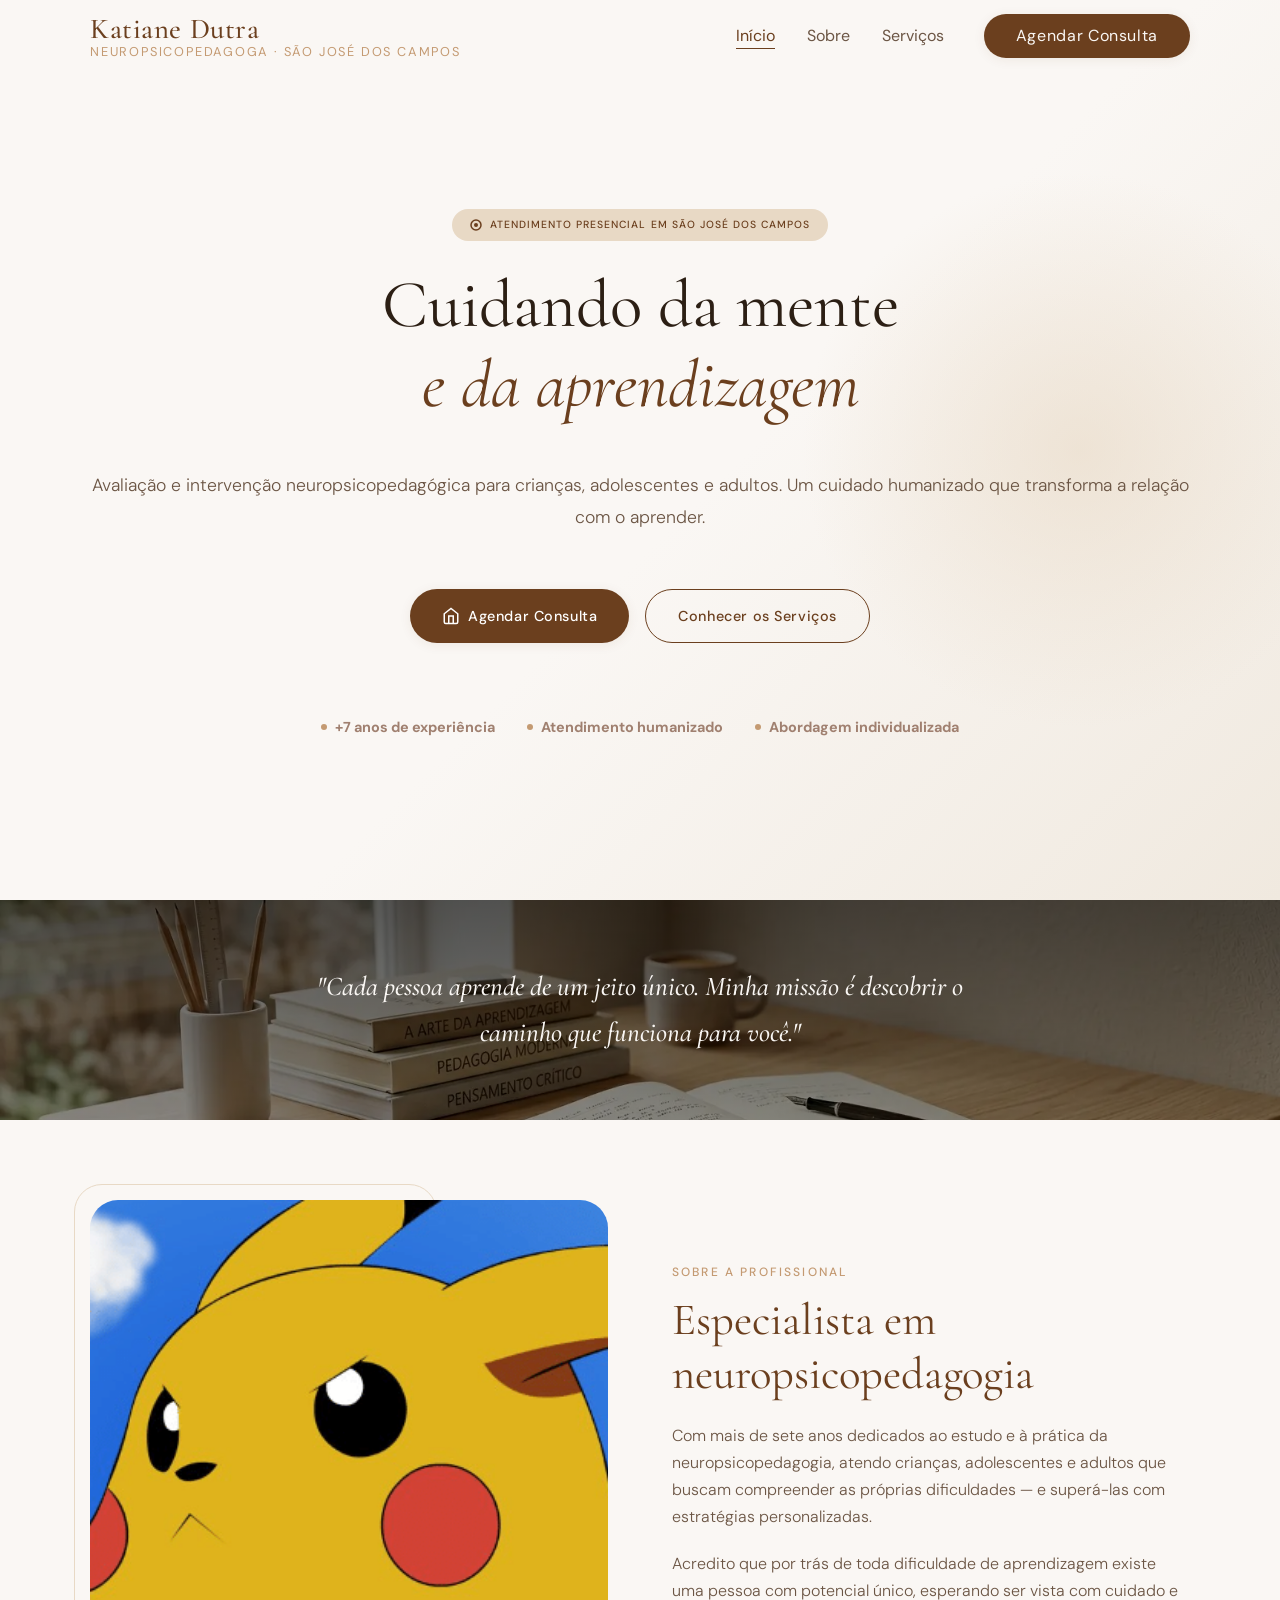
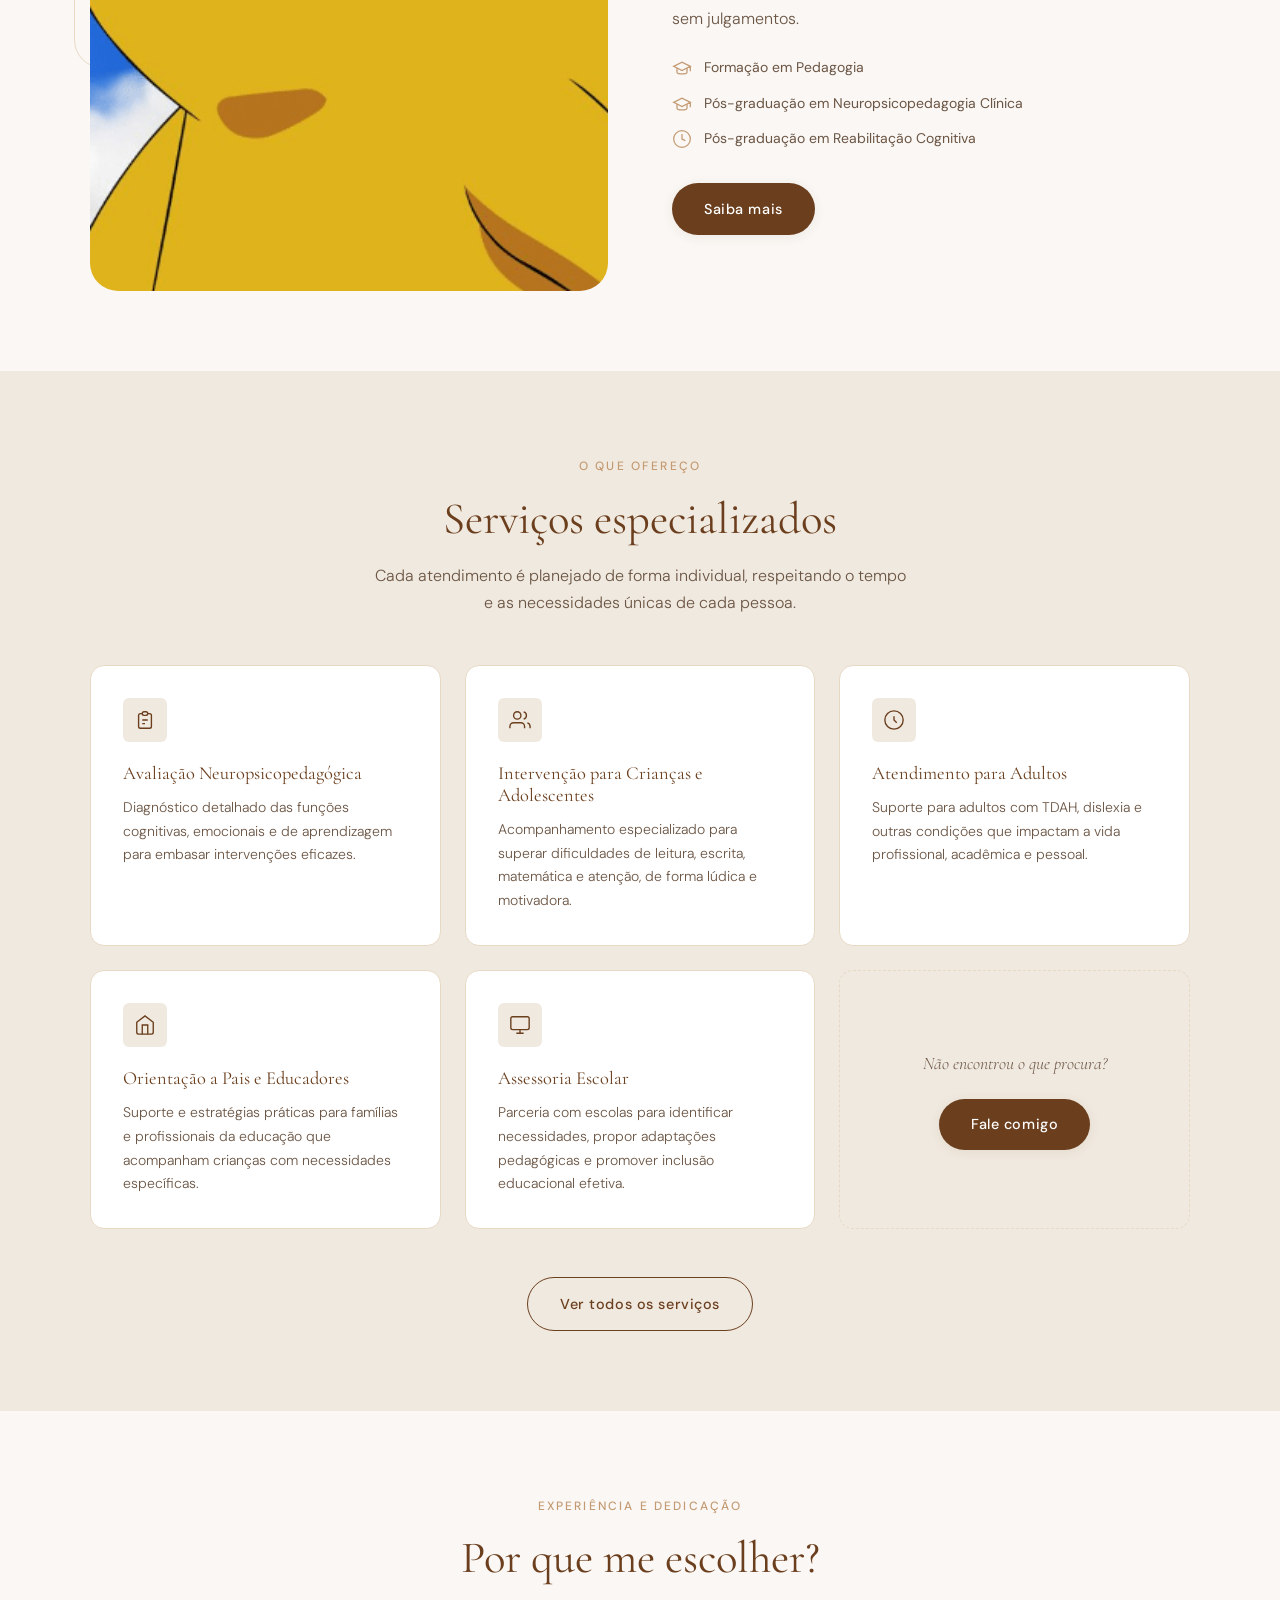
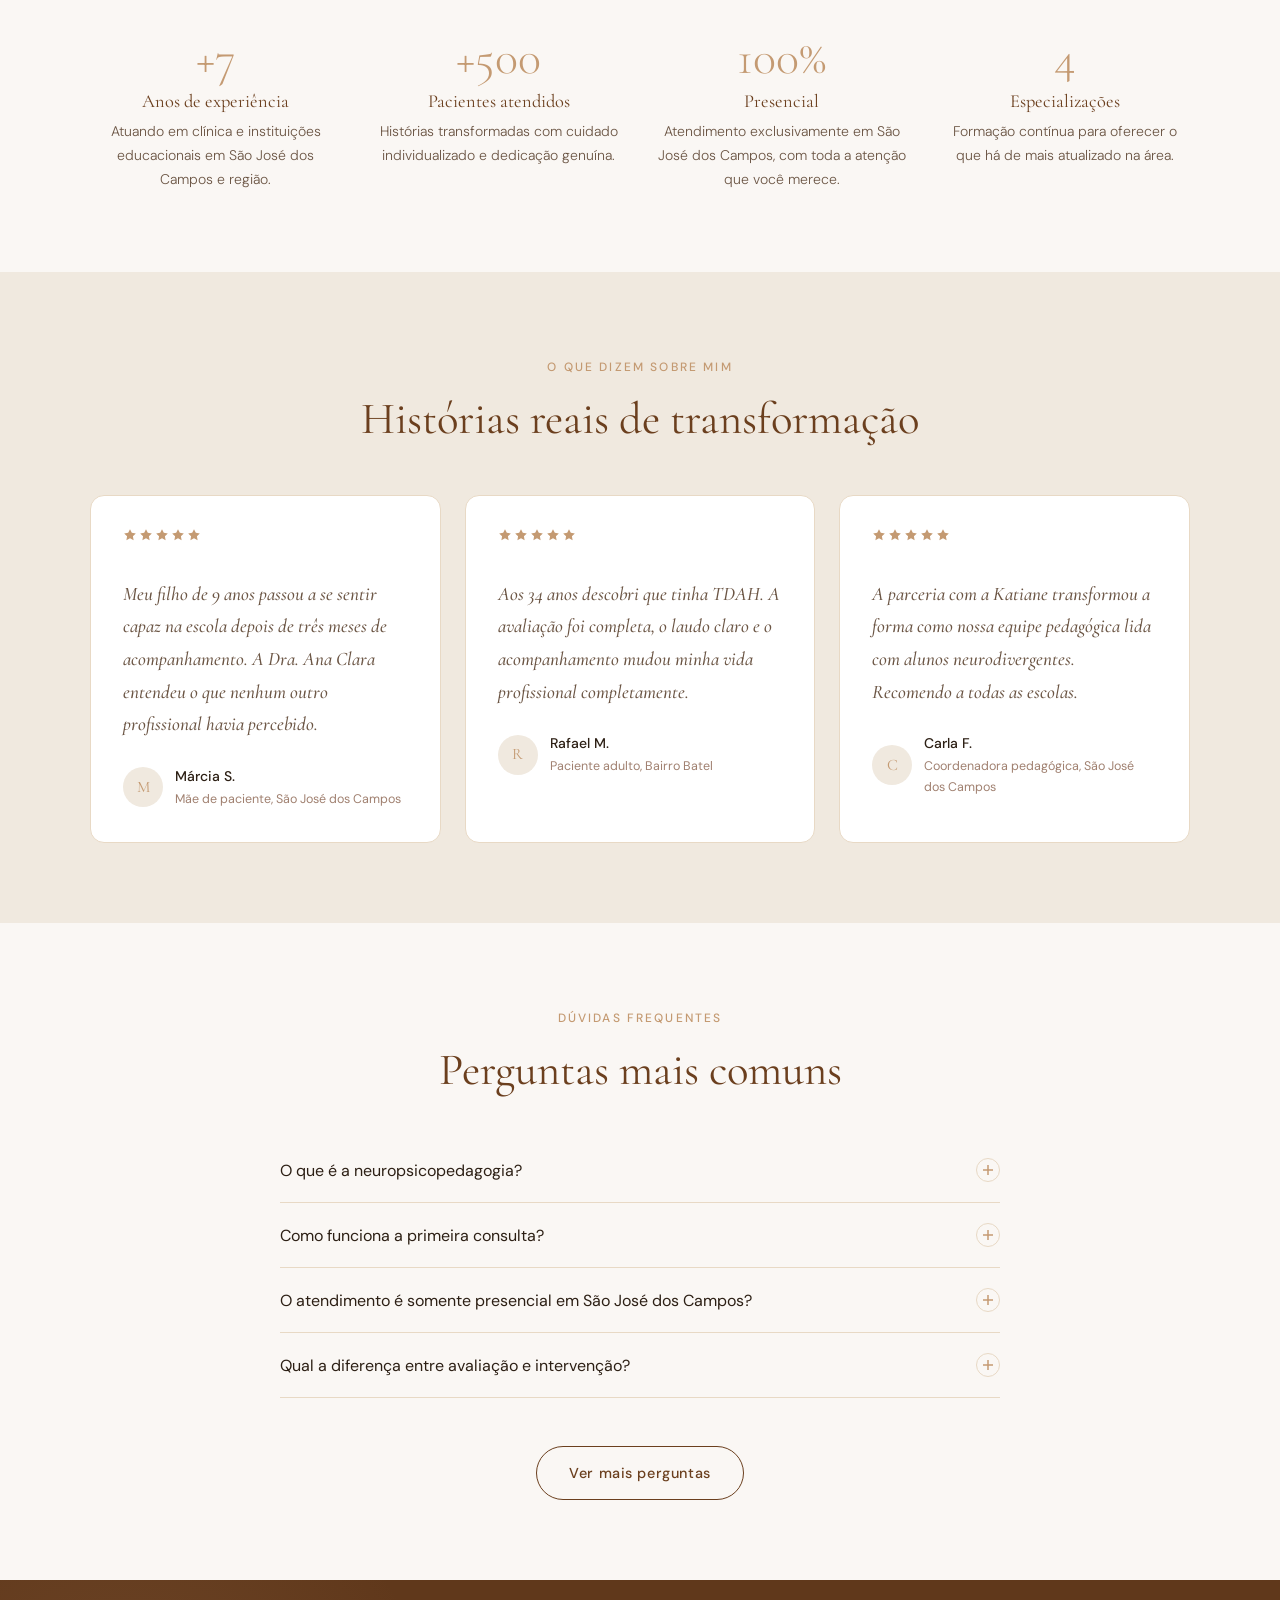
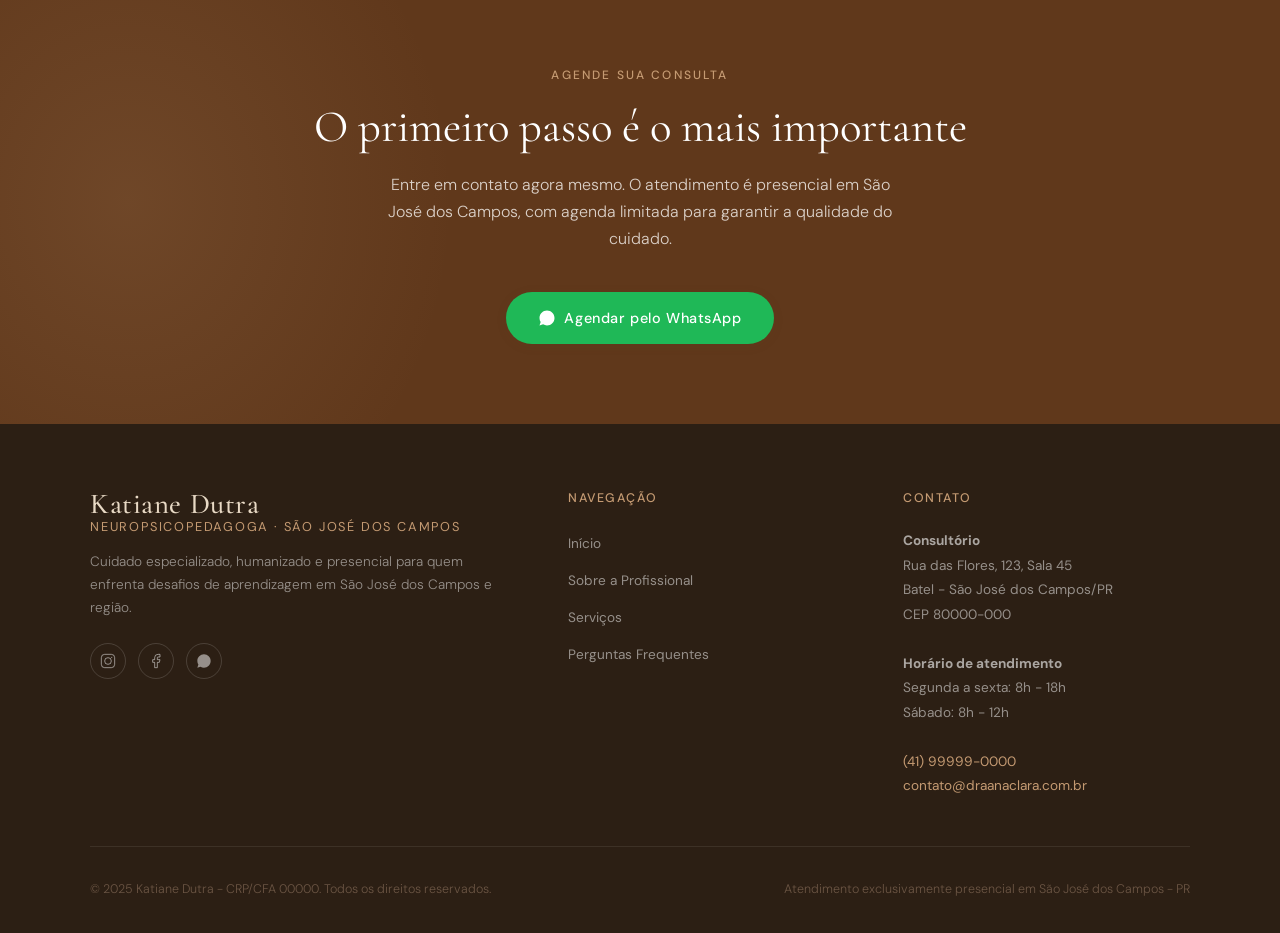
<file: index.html>
<!doctype html>
<html lang="pt-BR">
  <head>
    <meta charset="UTF-8" />
    <meta name="viewport" content="width=device-width, initial-scale=1.0" />

    <!-- SEO -->
    <title>
      Katiane Dutra | Neuropsicopedagoga em São José dos Campos - Atendimento
      Presencial
    </title>
    <meta
      name="description"
      content="Neuropsicopedagoga em São José dos Campos especializada em avaliação e intervenção para crianças, adolescentes e adultos com dificuldades de aprendizagem, TDAH e TEA. Atendimento presencial e humanizado."
    />
    <meta
      name="keywords"
      content="neuropsicopedagoga São José dos Campos, dificuldades de aprendizagem São José dos Campos, TDAH, TEA, avaliação neuropsicopedagógica, atendimento presencial São José dos Campos"
    />
    <meta name="robots" content="index, follow" />
    <link rel="canonical" href="https://www.draanaclara.com.br/index.html" />

    <!-- Open Graph -->
    <meta
      property="og:title"
      content="Katiane Dutra | Neuropsicopedagoga em São José dos Campos"
    />
    <meta
      property="og:description"
      content="Cuidado especializado para crianças, adolescentes e adultos com dificuldades de aprendizagem. Atendimento presencial em São José dos Campos."
    />
    <meta property="og:type" content="website" />
    <meta property="og:url" content="https://www.draanaclara.com.br/" />

    <!-- Schema Markup -->
    <script type="application/ld+json">
      {
        "@context": "https://schema.org",
        "@type": "ProfessionalService",
        "name": "Katiane Dutra - Neuropsicopedagoga",
        "description": "Atendimento neuropsicopedagógico presencial em São José dos Campos para crianças, adolescentes e adultos.",
        "url": "https://www.draanaclara.com.br",
        "telephone": "+55-41-99999-0000",
        "email": "contato@draanaclara.com.br",
        "address": {
          "@type": "PostalAddress",
          "streetAddress": "Rua das Flores, 123, Sala 45",
          "addressLocality": "São José dos Campos",
          "addressRegion": "PR",
          "postalCode": "80000-000",
          "addressCountry": "BR"
        },
        "geo": {
          "@type": "GeoCoordinates",
          "latitude": -25.4284,
          "longitude": -49.2733
        },
        "openingHours": "Mo-Fr 08:00-18:00",
        "priceRange": "$$",
        "areaServed": {
          "@type": "City",
          "name": "São José dos Campos"
        }
      }
    </script>

    <link rel="stylesheet" href="style.css" />
  </head>
  <body>
    <!-- ── HEADER ─────────────────────────────────────────── -->
    <header class="header" role="banner">
      <div class="container">
        <div class="header-inner">
          <a href="index.html" class="logo" aria-label="Ir para página inicial">
            <span class="logo-name">Katiane Dutra</span>
            <span class="logo-title"
              >Neuropsicopedagoga · São José dos Campos</span
            >
          </a>

          <nav aria-label="Navegação principal">
            <button
              class="menu-toggle"
              aria-expanded="false"
              aria-controls="nav-menu"
              aria-label="Abrir menu de navegação"
            >
              <span aria-hidden="true"></span>
              <span aria-hidden="true"></span>
              <span aria-hidden="true"></span>
            </button>

            <ul class="nav-links" id="nav-menu" role="list">
              <li><a href="index.html">Início</a></li>
              <li><a href="sobre.html">Sobre</a></li>
              <li><a href="servicos.html">Serviços</a></li>
              <a
                href="https://wa.me/5541999990000?text=Olá,%20gostaria%20de%20agendar%20uma%20consulta"
                class="btn-nav btn-primary nav-cta"
                target="_blank"
                rel="noopener noreferrer"
                aria-label="Agendar consulta via WhatsApp (abre nova aba)"
              >
                Agendar Consulta
              </a>
            </ul>
          </nav>
        </div>
      </div>
    </header>

    <!-- ── MAIN ───────────────────────────────────────────── -->
    <main id="conteudo-principal">
      <!-- Hero -->
      <section class="hero" aria-labelledby="hero-titulo">
        <div class="hero-bg" aria-hidden="true"></div>
        <div class="hero-ornament" aria-hidden="true"></div>

        <div class="container">
          <div class="hero-content">
            <div class="hero-label" aria-hidden="true">
              <svg
                width="12"
                height="12"
                viewBox="0 0 12 12"
                fill="none"
                aria-hidden="true"
              >
                <circle
                  cx="6"
                  cy="6"
                  r="5"
                  stroke="currentColor"
                  stroke-width="1.5"
                />
                <circle cx="6" cy="6" r="2" fill="currentColor" />
              </svg>
              Atendimento Presencial em São José dos Campos
            </div>

            <h1 id="hero-titulo">
              Cuidando da mente<br />
              <em>e da aprendizagem</em>
            </h1>

            <p class="hero-desc">
              Avaliação e intervenção neuropsicopedagógica para crianças,
              adolescentes e adultos. Um cuidado humanizado que transforma a
              relação com o aprender.
            </p>

            <div class="hero-actions">
              <a
                href="https://wa.me/5541999990000?text=Ol%C3%A1%2C%20gostaria%20de%20agendar%20uma%20consulta"
                class="btn btn-primary"
                target="_blank"
                rel="noopener noreferrer"
                aria-label="Agendar consulta via WhatsApp"
              >
                <svg
                  viewBox="0 0 24 24"
                  fill="none"
                  stroke="currentColor"
                  stroke-width="2"
                  aria-hidden="true"
                >
                  <path d="M3 9l9-7 9 7v11a2 2 0 01-2 2H5a2 2 0 01-2-2z" />
                  <polyline points="9,22 9,12 15,12 15,22" />
                </svg>
                Agendar Consulta
              </a>
              <a href="servicos.html" class="btn btn-outline">
                Conhecer os Serviços
              </a>
            </div>

            <div class="hero-trust" role="list" aria-label="Diferenciais">
              <div class="trust-item" role="listitem">
                <span class="trust-dot" aria-hidden="true"></span>
                <span>+7 anos de experiência</span>
              </div>
              <div class="trust-item" role="listitem">
                <span class="trust-dot" aria-hidden="true"></span>
                <span>Atendimento humanizado</span>
              </div>
              <div class="trust-item" role="listitem">
                <span class="trust-dot" aria-hidden="true"></span>
                <span>Abordagem individualizada</span>
              </div>
            </div>
          </div>
        </div>
      </section>

      <!-- Intro strip -->
      <div class="intro-strip" aria-label="Mensagem de boas-vindas">
        <div class="container">
          <div class="intro-strip-inner">
            <p>
              "Cada pessoa aprende de um jeito único. Minha missão é descobrir o
              caminho que funciona para você."
            </p>
          </div>
        </div>
      </div>

      <!-- Sobre (resumo) -->
      <section class="section" aria-labelledby="sobre-titulo-home">
        <div class="container">
          <div class="about-home">
            <div class="about-home-img reveal">
              <div
                class="img-placeholder"
                role="img"
                aria-label="Foto da Katiane Dutra"
              >
                <img
                  src="images/katiane-dutra.webp"
                  alt="Foto profissional da Katiane Dutra"
                />
              </div>
            </div>

            <div class="about-home-text">
              <span class="section-label reveal">Sobre a profissional</span>
              <h2 id="sobre-titulo-home" class="reveal">
                Especialista em neuropsicopedagogia
              </h2>
              <p class="reveal">
                Com mais de sete anos dedicados ao estudo e à prática da
                neuropsicopedagogia, atendo crianças, adolescentes e adultos que
                buscam compreender as próprias dificuldades — e superá-las com
                estratégias personalizadas.
              </p>
              <p class="reveal">
                Acredito que por trás de toda dificuldade de aprendizagem existe
                uma pessoa com potencial único, esperando ser vista com cuidado
                e sem julgamentos.
              </p>

              <div class="credentials reveal" aria-label="Formação acadêmica">
                <div class="credential-item">
                  <svg
                    class="credential-icon"
                    viewBox="0 0 24 24"
                    fill="none"
                    stroke="currentColor"
                    stroke-width="1.5"
                    aria-hidden="true"
                  >
                    <path d="M22 10v6M2 10l10-5 10 5-10 5z" />
                    <path d="M6 12v5c0 1.1 2.7 2 6 2s6-.9 6-2v-5" />
                  </svg>
                  <span>Formação em Pedagogia</span>
                </div>
                <div class="credential-item">
                  <svg
                    class="credential-icon"
                    viewBox="0 0 24 24"
                    fill="none"
                    stroke="currentColor"
                    stroke-width="1.5"
                    aria-hidden="true"
                  >
                    <path d="M22 10v6M2 10l10-5 10 5-10 5z" />
                    <path d="M6 12v5c0 1.1 2.7 2 6 2s6-.9 6-2v-5" />
                  </svg>
                  <span>Pós-graduação em Neuropsicopedagogia Clínica</span>
                </div>
                <div class="credential-item">
                  <svg
                    class="credential-icon"
                    viewBox="0 0 24 24"
                    fill="none"
                    stroke="currentColor"
                    stroke-width="1.5"
                    aria-hidden="true"
                  >
                    <circle cx="12" cy="12" r="10" />
                    <polyline points="12 6 12 12 16 14" />
                  </svg>
                  <span>Pós-graduação em Reabilitação Cognitiva</span>
                </div>
              </div>

              <a
                href="sobre.html"
                class="btn btn-primary reveal"
                aria-label="Saber mais sobre a profissional"
              >
                Saiba mais
              </a>
            </div>
          </div>
        </div>
      </section>

      <!-- Serviços -->
      <section
        class="section diferenciais"
        aria-labelledby="servicos-titulo-home"
      >
        <div class="container">
          <div class="text-center">
            <span class="section-label reveal">O que ofereço</span>
            <h2 id="servicos-titulo-home" class="reveal">
              Serviços especializados
            </h2>
            <p class="reveal" style="max-width: 540px; margin: 1rem auto 0">
              Cada atendimento é planejado de forma individual, respeitando o
              tempo e as necessidades únicas de cada pessoa.
            </p>
          </div>

          <div class="services-grid">
            <article class="service-card reveal">
              <div class="service-icon" aria-hidden="true">
                <svg
                  viewBox="0 0 24 24"
                  fill="none"
                  stroke="currentColor"
                  stroke-width="1.5"
                >
                  <path
                    d="M9 5H7a2 2 0 00-2 2v12a2 2 0 002 2h10a2 2 0 002-2V7a2 2 0 00-2-2h-2"
                  />
                  <rect x="9" y="3" width="6" height="4" rx="2" />
                  <line x1="9" y1="12" x2="15" y2="12" />
                  <line x1="9" y1="16" x2="12" y2="16" />
                </svg>
              </div>
              <h3>Avaliação Neuropsicopedagógica</h3>
              <p>
                Diagnóstico detalhado das funções cognitivas, emocionais e de
                aprendizagem para embasar intervenções eficazes.
              </p>
            </article>

            <article class="service-card reveal">
              <div class="service-icon" aria-hidden="true">
                <svg
                  viewBox="0 0 24 24"
                  fill="none"
                  stroke="currentColor"
                  stroke-width="1.5"
                >
                  <path d="M17 21v-2a4 4 0 00-4-4H5a4 4 0 00-4 4v2" />
                  <circle cx="9" cy="7" r="4" />
                  <path d="M23 21v-2a4 4 0 00-3-3.87" />
                  <path d="M16 3.13a4 4 0 010 7.75" />
                </svg>
              </div>
              <h3>Intervenção para Crianças e Adolescentes</h3>
              <p>
                Acompanhamento especializado para superar dificuldades de
                leitura, escrita, matemática e atenção, de forma lúdica e
                motivadora.
              </p>
            </article>

            <article class="service-card reveal">
              <div class="service-icon" aria-hidden="true">
                <svg
                  viewBox="0 0 24 24"
                  fill="none"
                  stroke="currentColor"
                  stroke-width="1.5"
                >
                  <circle cx="12" cy="12" r="10" />
                  <path d="M12 8v4l3 3" />
                </svg>
              </div>
              <h3>Atendimento para Adultos</h3>
              <p>
                Suporte para adultos com TDAH, dislexia e outras condições que
                impactam a vida profissional, acadêmica e pessoal.
              </p>
            </article>

            <article class="service-card reveal">
              <div class="service-icon" aria-hidden="true">
                <svg
                  viewBox="0 0 24 24"
                  fill="none"
                  stroke="currentColor"
                  stroke-width="1.5"
                >
                  <path d="M3 9l9-7 9 7v11a2 2 0 01-2 2H5a2 2 0 01-2-2z" />
                  <polyline points="9,22 9,12 15,12 15,22" />
                </svg>
              </div>
              <h3>Orientação a Pais e Educadores</h3>
              <p>
                Suporte e estratégias práticas para famílias e profissionais da
                educação que acompanham crianças com necessidades específicas.
              </p>
            </article>

            <article class="service-card reveal">
              <div class="service-icon" aria-hidden="true">
                <svg
                  viewBox="0 0 24 24"
                  fill="none"
                  stroke="currentColor"
                  stroke-width="1.5"
                >
                  <rect x="2" y="3" width="20" height="14" rx="2" />
                  <line x1="8" y1="21" x2="16" y2="21" />
                  <line x1="12" y1="17" x2="12" y2="21" />
                </svg>
              </div>
              <h3>Assessoria Escolar</h3>
              <p>
                Parceria com escolas para identificar necessidades, propor
                adaptações pedagógicas e promover inclusão educacional efetiva.
              </p>
            </article>

            <article
              class="service-card reveal"
              style="
                display: flex;
                flex-direction: column;
                justify-content: center;
                align-items: center;
                text-align: center;
                background: var(--bg-warm);
                border-style: dashed;
              "
            >
              <p
                style="
                  font-family: var(--font-display);
                  font-size: 1.1rem;
                  font-style: italic;
                  margin-bottom: 1.25rem;
                "
              >
                Não encontrou o que procura?
              </p>
              <a
                href="https://wa.me/5541999990000"
                class="btn btn-primary"
                target="_blank"
                rel="noopener noreferrer"
              >
                Fale comigo
              </a>
            </article>
          </div>

          <div class="text-center mt-3 reveal">
            <a href="servicos.html" class="btn btn-outline"
              >Ver todos os serviços</a
            >
          </div>
        </div>
      </section>

      <!-- Diferenciais numéricos -->
      <section class="section" aria-labelledby="numeros-titulo">
        <div class="container">
          <div class="text-center">
            <span class="section-label reveal">Experiência e dedicação</span>
            <h2 id="numeros-titulo" class="reveal">Por que me escolher?</h2>
          </div>

          <div class="diferenciais-grid">
            <div class="diferencial-item reveal">
              <div class="diferencial-num" aria-label="Mais de sete anos">
                +7
              </div>
              <h4>Anos de experiência</h4>
              <p>
                Atuando em clínica e instituições educacionais em São José dos
                Campos e região.
              </p>
            </div>
            <div class="diferencial-item reveal">
              <div class="diferencial-num" aria-label="Mais de quinhentos">
                +500
              </div>
              <h4>Pacientes atendidos</h4>
              <p>
                Histórias transformadas com cuidado individualizado e dedicação
                genuína.
              </p>
            </div>
            <div class="diferencial-item reveal">
              <div class="diferencial-num" aria-label="Cem por cento">100%</div>
              <h4>Presencial</h4>
              <p>
                Atendimento exclusivamente em São José dos Campos, com toda a
                atenção que você merece.
              </p>
            </div>
            <div class="diferencial-item reveal">
              <div class="diferencial-num" aria-label="Quatro especializações">
                4
              </div>
              <h4>Especializações</h4>
              <p>
                Formação contínua para oferecer o que há de mais atualizado na
                área.
              </p>
            </div>
          </div>
        </div>
      </section>

      <!-- Depoimentos -->
      <section
        class="section"
        style="background: var(--bg-warm)"
        aria-labelledby="depoimentos-titulo"
      >
        <div class="container">
          <div class="text-center">
            <span class="section-label reveal">O que dizem sobre mim</span>
            <h2 id="depoimentos-titulo" class="reveal">
              Histórias reais de transformação
            </h2>
          </div>

          <div class="testimonials-grid">
            <article
              class="testimonial-card reveal"
              aria-label="Depoimento de mãe de paciente"
            >
              <div class="stars" aria-label="5 estrelas" role="img">
                <svg
                  width="14"
                  height="14"
                  viewBox="0 0 24 24"
                  fill="currentColor"
                  aria-hidden="true"
                >
                  <path
                    d="M12 2l3.09 6.26L22 9.27l-5 4.87 1.18 6.88L12 17.77l-6.18 3.25L7 14.14 2 9.27l6.91-1.01L12 2z"
                  />
                </svg>
                <svg
                  width="14"
                  height="14"
                  viewBox="0 0 24 24"
                  fill="currentColor"
                  aria-hidden="true"
                >
                  <path
                    d="M12 2l3.09 6.26L22 9.27l-5 4.87 1.18 6.88L12 17.77l-6.18 3.25L7 14.14 2 9.27l6.91-1.01L12 2z"
                  />
                </svg>
                <svg
                  width="14"
                  height="14"
                  viewBox="0 0 24 24"
                  fill="currentColor"
                  aria-hidden="true"
                >
                  <path
                    d="M12 2l3.09 6.26L22 9.27l-5 4.87 1.18 6.88L12 17.77l-6.18 3.25L7 14.14 2 9.27l6.91-1.01L12 2z"
                  />
                </svg>
                <svg
                  width="14"
                  height="14"
                  viewBox="0 0 24 24"
                  fill="currentColor"
                  aria-hidden="true"
                >
                  <path
                    d="M12 2l3.09 6.26L22 9.27l-5 4.87 1.18 6.88L12 17.77l-6.18 3.25L7 14.14 2 9.27l6.91-1.01L12 2z"
                  />
                </svg>
                <svg
                  width="14"
                  height="14"
                  viewBox="0 0 24 24"
                  fill="currentColor"
                  aria-hidden="true"
                >
                  <path
                    d="M12 2l3.09 6.26L22 9.27l-5 4.87 1.18 6.88L12 17.77l-6.18 3.25L7 14.14 2 9.27l6.91-1.01L12 2z"
                  />
                </svg>
              </div>
              <p class="testimonial-text">
                Meu filho de 9 anos passou a se sentir capaz na escola depois de
                três meses de acompanhamento. A Dra. Ana Clara entendeu o que
                nenhum outro profissional havia percebido.
              </p>
              <div class="testimonial-author">
                <div class="author-avatar" aria-hidden="true">M</div>
                <div>
                  <div class="author-name">Márcia S.</div>
                  <div class="author-desc">
                    Mãe de paciente, São José dos Campos
                  </div>
                </div>
              </div>
            </article>

            <article
              class="testimonial-card reveal"
              aria-label="Depoimento de adulto atendido"
            >
              <div class="stars" aria-label="5 estrelas" role="img">
                <svg
                  width="14"
                  height="14"
                  viewBox="0 0 24 24"
                  fill="currentColor"
                  aria-hidden="true"
                >
                  <path
                    d="M12 2l3.09 6.26L22 9.27l-5 4.87 1.18 6.88L12 17.77l-6.18 3.25L7 14.14 2 9.27l6.91-1.01L12 2z"
                  />
                </svg>
                <svg
                  width="14"
                  height="14"
                  viewBox="0 0 24 24"
                  fill="currentColor"
                  aria-hidden="true"
                >
                  <path
                    d="M12 2l3.09 6.26L22 9.27l-5 4.87 1.18 6.88L12 17.77l-6.18 3.25L7 14.14 2 9.27l6.91-1.01L12 2z"
                  />
                </svg>
                <svg
                  width="14"
                  height="14"
                  viewBox="0 0 24 24"
                  fill="currentColor"
                  aria-hidden="true"
                >
                  <path
                    d="M12 2l3.09 6.26L22 9.27l-5 4.87 1.18 6.88L12 17.77l-6.18 3.25L7 14.14 2 9.27l6.91-1.01L12 2z"
                  />
                </svg>
                <svg
                  width="14"
                  height="14"
                  viewBox="0 0 24 24"
                  fill="currentColor"
                  aria-hidden="true"
                >
                  <path
                    d="M12 2l3.09 6.26L22 9.27l-5 4.87 1.18 6.88L12 17.77l-6.18 3.25L7 14.14 2 9.27l6.91-1.01L12 2z"
                  />
                </svg>
                <svg
                  width="14"
                  height="14"
                  viewBox="0 0 24 24"
                  fill="currentColor"
                  aria-hidden="true"
                >
                  <path
                    d="M12 2l3.09 6.26L22 9.27l-5 4.87 1.18 6.88L12 17.77l-6.18 3.25L7 14.14 2 9.27l6.91-1.01L12 2z"
                  />
                </svg>
              </div>
              <p class="testimonial-text">
                Aos 34 anos descobri que tinha TDAH. A avaliação foi completa, o
                laudo claro e o acompanhamento mudou minha vida profissional
                completamente.
              </p>
              <div class="testimonial-author">
                <div class="author-avatar" aria-hidden="true">R</div>
                <div>
                  <div class="author-name">Rafael M.</div>
                  <div class="author-desc">Paciente adulto, Bairro Batel</div>
                </div>
              </div>
            </article>

            <article
              class="testimonial-card reveal"
              aria-label="Depoimento de professora"
            >
              <div class="stars" aria-label="5 estrelas" role="img">
                <svg
                  width="14"
                  height="14"
                  viewBox="0 0 24 24"
                  fill="currentColor"
                  aria-hidden="true"
                >
                  <path
                    d="M12 2l3.09 6.26L22 9.27l-5 4.87 1.18 6.88L12 17.77l-6.18 3.25L7 14.14 2 9.27l6.91-1.01L12 2z"
                  />
                </svg>
                <svg
                  width="14"
                  height="14"
                  viewBox="0 0 24 24"
                  fill="currentColor"
                  aria-hidden="true"
                >
                  <path
                    d="M12 2l3.09 6.26L22 9.27l-5 4.87 1.18 6.88L12 17.77l-6.18 3.25L7 14.14 2 9.27l6.91-1.01L12 2z"
                  />
                </svg>
                <svg
                  width="14"
                  height="14"
                  viewBox="0 0 24 24"
                  fill="currentColor"
                  aria-hidden="true"
                >
                  <path
                    d="M12 2l3.09 6.26L22 9.27l-5 4.87 1.18 6.88L12 17.77l-6.18 3.25L7 14.14 2 9.27l6.91-1.01L12 2z"
                  />
                </svg>
                <svg
                  width="14"
                  height="14"
                  viewBox="0 0 24 24"
                  fill="currentColor"
                  aria-hidden="true"
                >
                  <path
                    d="M12 2l3.09 6.26L22 9.27l-5 4.87 1.18 6.88L12 17.77l-6.18 3.25L7 14.14 2 9.27l6.91-1.01L12 2z"
                  />
                </svg>
                <svg
                  width="14"
                  height="14"
                  viewBox="0 0 24 24"
                  fill="currentColor"
                  aria-hidden="true"
                >
                  <path
                    d="M12 2l3.09 6.26L22 9.27l-5 4.87 1.18 6.88L12 17.77l-6.18 3.25L7 14.14 2 9.27l6.91-1.01L12 2z"
                  />
                </svg>
              </div>
              <p class="testimonial-text">
                A parceria com a Katiane transformou a forma como nossa equipe
                pedagógica lida com alunos neurodivergentes. Recomendo a todas
                as escolas.
              </p>
              <div class="testimonial-author">
                <div class="author-avatar" aria-hidden="true">C</div>
                <div>
                  <div class="author-name">Carla F.</div>
                  <div class="author-desc">
                    Coordenadora pedagógica, São José dos Campos
                  </div>
                </div>
              </div>
            </article>
          </div>
        </div>
      </section>

      <!-- FAQ -->
      <section class="section" aria-labelledby="faq-titulo">
        <div class="container" style="max-width: 720px">
          <div class="text-center">
            <span class="section-label reveal">Dúvidas frequentes</span>
            <h2 id="faq-titulo" class="reveal">Perguntas mais comuns</h2>
          </div>

          <div class="faq-list reveal" role="list">
            <div class="faq-item" role="listitem">
              <button
                class="faq-question"
                aria-expanded="false"
                aria-controls="faq-1"
              >
                O que é a neuropsicopedagogia?
                <span class="faq-icon" aria-hidden="true">
                  <svg
                    width="12"
                    height="12"
                    viewBox="0 0 12 12"
                    fill="none"
                    stroke="currentColor"
                    stroke-width="1.5"
                  >
                    <line x1="6" y1="1" x2="6" y2="11" />
                    <line x1="1" y1="6" x2="11" y2="6" />
                  </svg>
                </span>
              </button>
              <div class="faq-answer" id="faq-1" role="region">
                <p>
                  A neuropsicopedagogia é uma área interdisciplinar que une
                  conhecimentos da neurociência, psicologia e pedagogia para
                  compreender como o cérebro aprende e identificar causas de
                  dificuldades de aprendizagem, propondo intervenções
                  específicas e eficazes para cada pessoa.
                </p>
              </div>
            </div>

            <div class="faq-item" role="listitem">
              <button
                class="faq-question"
                aria-expanded="false"
                aria-controls="faq-2"
              >
                Como funciona a primeira consulta?
                <span class="faq-icon" aria-hidden="true">
                  <svg
                    width="12"
                    height="12"
                    viewBox="0 0 12 12"
                    fill="none"
                    stroke="currentColor"
                    stroke-width="1.5"
                  >
                    <line x1="6" y1="1" x2="6" y2="11" />
                    <line x1="1" y1="6" x2="11" y2="6" />
                  </svg>
                </span>
              </button>
              <div class="faq-answer" id="faq-2" role="region">
                <p>
                  A primeira consulta é uma entrevista de acolhimento onde
                  conhecemos a história do paciente, as queixas principais e as
                  expectativas. Para crianças, os pais participam ativamente. A
                  partir daí, definimos juntos o caminho mais adequado —
                  avaliação, intervenção ou orientação.
                </p>
              </div>
            </div>

            <div class="faq-item" role="listitem">
              <button
                class="faq-question"
                aria-expanded="false"
                aria-controls="faq-3"
              >
                O atendimento é somente presencial em São José dos Campos?
                <span class="faq-icon" aria-hidden="true">
                  <svg
                    width="12"
                    height="12"
                    viewBox="0 0 12 12"
                    fill="none"
                    stroke="currentColor"
                    stroke-width="1.5"
                  >
                    <line x1="6" y1="1" x2="6" y2="11" />
                    <line x1="1" y1="6" x2="11" y2="6" />
                  </svg>
                </span>
              </button>
              <div class="faq-answer" id="faq-3" role="region">
                <p>
                  Sim. Acredito que o atendimento presencial oferece uma
                  conexão, qualidade e observação que não é possível replicar de
                  forma remota, especialmente em avaliações e intervenções
                  neuropsicopedagógicas. Por isso, atendo exclusivamente em meu
                  consultório em São José dos Campos.
                </p>
              </div>
            </div>

            <div class="faq-item" role="listitem">
              <button
                class="faq-question"
                aria-expanded="false"
                aria-controls="faq-4"
              >
                Qual a diferença entre avaliação e intervenção?
                <span class="faq-icon" aria-hidden="true">
                  <svg
                    width="12"
                    height="12"
                    viewBox="0 0 12 12"
                    fill="none"
                    stroke="currentColor"
                    stroke-width="1.5"
                  >
                    <line x1="6" y1="1" x2="6" y2="11" />
                    <line x1="1" y1="6" x2="11" y2="6" />
                  </svg>
                </span>
              </button>
              <div class="faq-answer" id="faq-4" role="region">
                <p>
                  A avaliação é o processo de investigação — identificamos o
                  perfil cognitivo e de aprendizagem por meio de testes e
                  observações, gerando um laudo completo. A intervenção é o
                  acompanhamento terapêutico semanal, onde trabalhamos
                  ativamente as dificuldades identificadas com estratégias
                  específicas.
                </p>
              </div>
            </div>
          </div>

          <div class="text-center mt-3 reveal">
            <a href="servicos.html#faq" class="btn btn-outline"
              >Ver mais perguntas</a
            >
          </div>
        </div>
      </section>

      <!-- CTA final -->
      <section class="cta-banner" aria-labelledby="cta-titulo">
        <div class="container" style="position: relative; z-index: 1">
          <span class="section-label">Agende sua consulta</span>
          <h2 id="cta-titulo">O primeiro passo é o mais importante</h2>
          <p>
            Entre em contato agora mesmo. O atendimento é presencial em São José
            dos Campos, com agenda limitada para garantir a qualidade do
            cuidado.
          </p>
          <div class="btn-actions">
            <a
              href="https://wa.me/5541999990000?text=Ol%C3%A1%2C%20gostaria%20de%20agendar%20uma%20consulta"
              class="btn btn-primary"
              target="_blank"
              rel="noopener noreferrer"
              style="background: #1fb857"
            >
              <svg viewBox="0 0 24 24" fill="currentColor" aria-hidden="true">
                <path
                  d="M17.472 14.382c-.297-.149-1.758-.867-2.03-.967-.273-.099-.471-.148-.67.15-.197.297-.767.966-.94 1.164-.173.199-.347.223-.644.075-.297-.15-1.255-.463-2.39-1.475-.883-.788-1.48-1.761-1.653-2.059-.173-.297-.018-.458.13-.606.134-.133.298-.347.446-.52.149-.174.198-.298.298-.497.099-.198.05-.371-.025-.52-.075-.149-.669-1.612-.916-2.207-.242-.579-.487-.5-.669-.51-.173-.008-.371-.01-.57-.01-.198 0-.52.074-.792.372-.272.297-1.04 1.016-1.04 2.479 0 1.462 1.065 2.875 1.213 3.074.149.198 2.096 3.2 5.077 4.487.709.306 1.262.489 1.694.625.712.227 1.36.195 1.871.118.571-.085 1.758-.719 2.006-1.413.248-.694.248-1.289.173-1.413-.074-.124-.272-.198-.57-.347z"
                />
                <path
                  d="M11.999 2C6.477 2 2 6.477 2 12c0 1.989.574 3.842 1.566 5.408L2 22l4.715-1.538A9.952 9.952 0 0012 22c5.523 0 10-4.477 10-10S17.523 2 11.999 2z"
                  fill-rule="evenodd"
                  clip-rule="evenodd"
                />
              </svg>
              Agendar pelo WhatsApp
            </a>
          </div>
        </div>
      </section>
    </main>

    <!-- ── FOOTER ──────────────────────────────────────────── -->
    <footer class="footer" role="contentinfo">
      <div class="container">
        <div class="footer-grid">
          <div class="footer-brand">
            <a href="index.html" class="logo" aria-label="Página inicial">
              <span class="logo-name">Katiane Dutra</span>
              <span class="logo-title"
                >Neuropsicopedagoga · São José dos Campos</span
              >
            </a>
            <p>
              Cuidado especializado, humanizado e presencial para quem enfrenta
              desafios de aprendizagem em São José dos Campos e região.
            </p>
            <div class="footer-social" aria-label="Redes sociais">
              <a href="#" aria-label="Instagram" rel="noopener noreferrer">
                <svg
                  viewBox="0 0 24 24"
                  fill="none"
                  stroke="currentColor"
                  stroke-width="1.5"
                  aria-hidden="true"
                >
                  <rect x="2" y="2" width="20" height="20" rx="5" />
                  <circle cx="12" cy="12" r="5" />
                  <circle
                    cx="17.5"
                    cy="6.5"
                    r="1"
                    fill="currentColor"
                    stroke="none"
                  />
                </svg>
              </a>
              <a href="#" aria-label="Facebook" rel="noopener noreferrer">
                <svg
                  viewBox="0 0 24 24"
                  fill="none"
                  stroke="currentColor"
                  stroke-width="1.5"
                  aria-hidden="true"
                >
                  <path
                    d="M18 2h-3a5 5 0 00-5 5v3H7v4h3v8h4v-8h3l1-4h-4V7a1 1 0 011-1h3z"
                  />
                </svg>
              </a>
              <a
                href="https://wa.me/5541999990000"
                aria-label="WhatsApp"
                target="_blank"
                rel="noopener noreferrer"
              >
                <svg viewBox="0 0 24 24" fill="currentColor" aria-hidden="true">
                  <path
                    d="M17.472 14.382c-.297-.149-1.758-.867-2.03-.967-.273-.099-.471-.148-.67.15-.197.297-.767.966-.94 1.164-.173.199-.347.223-.644.075-.297-.15-1.255-.463-2.39-1.475-.883-.788-1.48-1.761-1.653-2.059-.173-.297-.018-.458.13-.606.134-.133.298-.347.446-.52.149-.174.198-.298.298-.497.099-.198.05-.371-.025-.52-.075-.149-.669-1.612-.916-2.207-.242-.579-.487-.5-.669-.51-.173-.008-.371-.01-.57-.01-.198 0-.52.074-.792.372-.272.297-1.04 1.016-1.04 2.479 0 1.462 1.065 2.875 1.213 3.074.149.198 2.096 3.2 5.077 4.487.709.306 1.262.489 1.694.625.712.227 1.36.195 1.871.118.571-.085 1.758-.719 2.006-1.413.248-.694.248-1.289.173-1.413-.074-.124-.272-.198-.57-.347zM11.999 2C6.477 2 2 6.477 2 12c0 1.989.574 3.842 1.566 5.408L2 22l4.715-1.538A9.952 9.952 0 0012 22c5.523 0 10-4.477 10-10S17.523 2 11.999 2z"
                  />
                </svg>
              </a>
            </div>
          </div>

          <div class="footer-col">
            <h5>Navegação</h5>
            <ul role="list">
              <li><a href="index.html">Início</a></li>
              <li><a href="sobre.html">Sobre a Profissional</a></li>
              <li><a href="servicos.html">Serviços</a></li>
              <li><a href="servicos.html#faq">Perguntas Frequentes</a></li>
            </ul>
          </div>

          <div class="footer-col">
            <h5>Contato</h5>
            <address>
              <strong
                style="
                  color: rgba(255, 255, 255, 0.6);
                  font-style: normal;
                  font-size: 0.85rem;
                "
                >Consultório</strong
              ><br />
              Rua das Flores, 123, Sala 45<br />
              Batel - São José dos Campos/PR<br />
              CEP 80000-000<br /><br />
              <strong
                style="
                  color: rgba(255, 255, 255, 0.6);
                  font-style: normal;
                  font-size: 0.85rem;
                "
                >Horário de atendimento</strong
              ><br />
              Segunda a sexta: 8h - 18h<br />
              Sábado: 8h - 12h<br /><br />
              <a href="tel:+5541999990000" style="color: var(--brown-light)"
                >(41) 99999-0000</a
              ><br />
              <a
                href="mailto:contato@draanaclara.com.br"
                style="color: var(--brown-light)"
                >contato@draanaclara.com.br</a
              >
            </address>
          </div>
        </div>

        <div class="footer-bottom">
          <p>
            © 2025 Katiane Dutra - CRP/CFA 00000. Todos os direitos reservados.
          </p>
          <p>
            Atendimento exclusivamente presencial em São José dos Campos - PR
          </p>
        </div>
      </div>
    </footer>

    <script src="script.js"></script>
  </body>
</html>
</file>
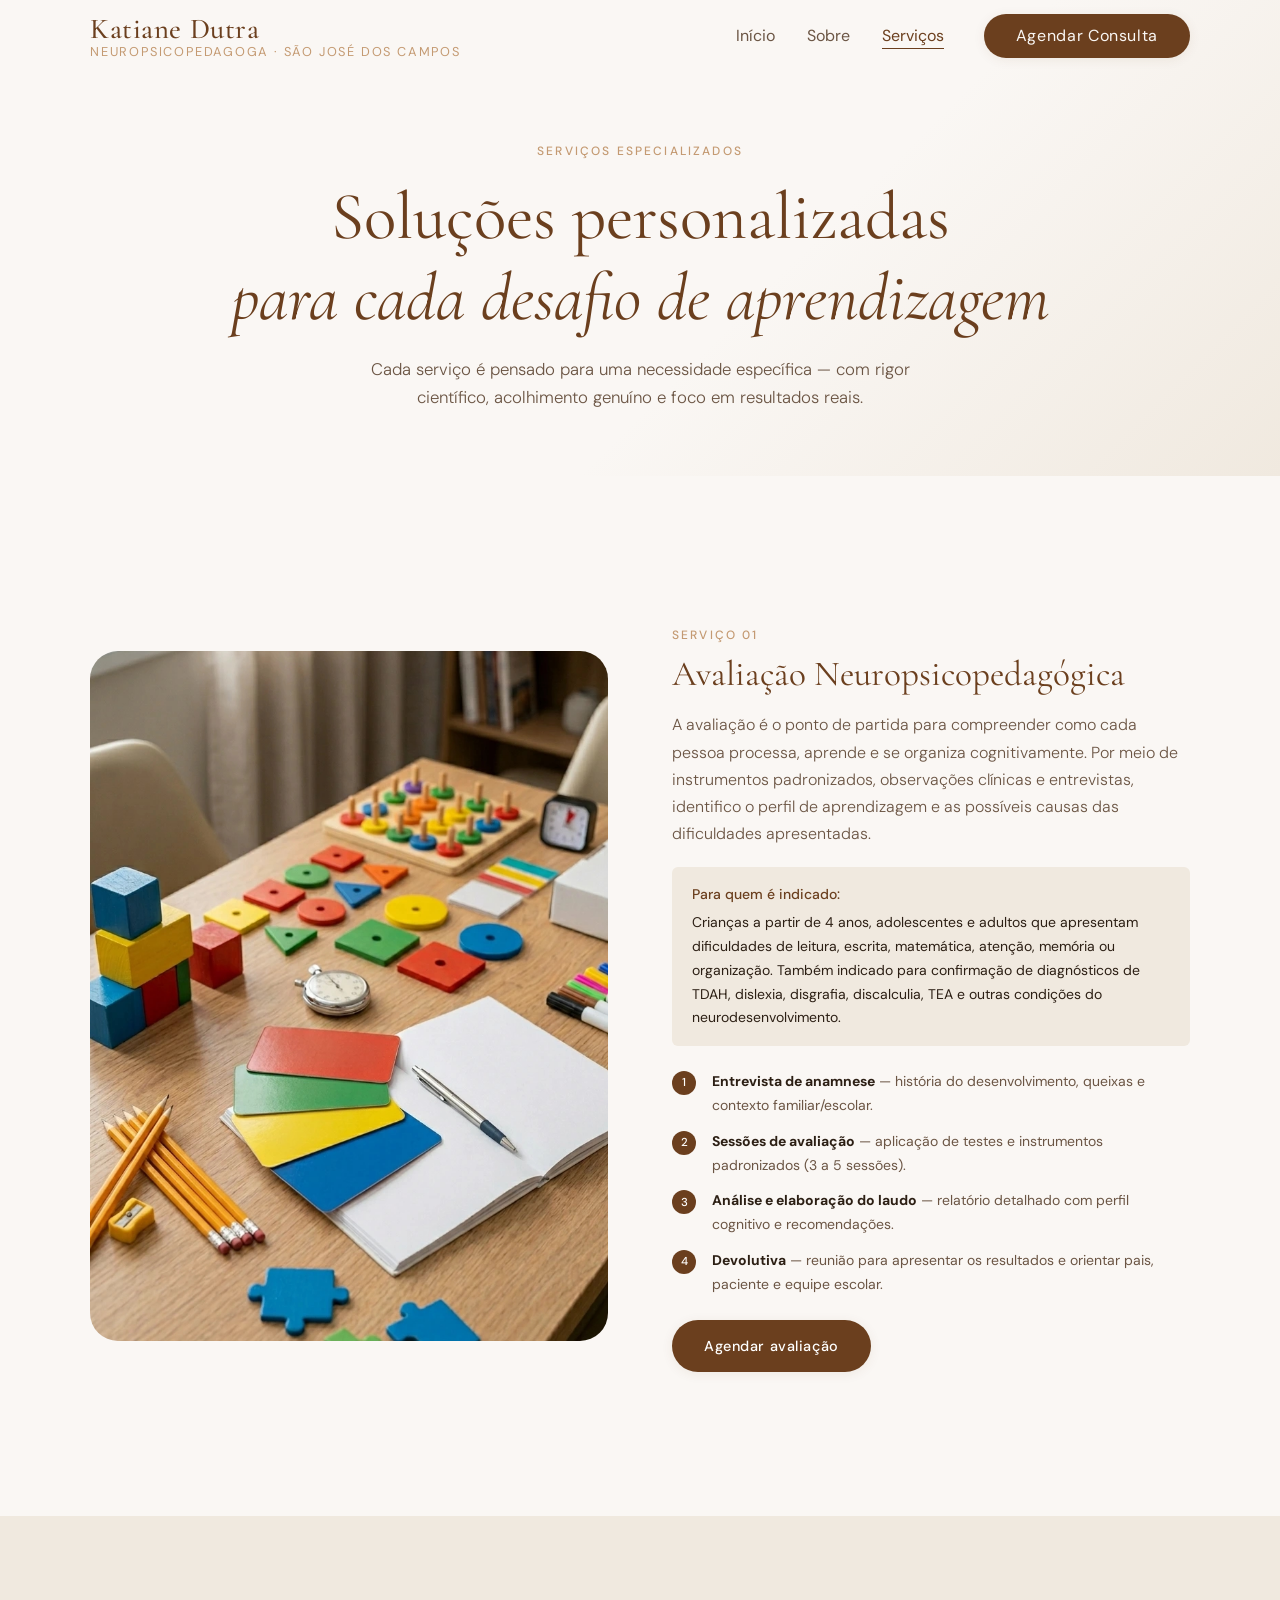
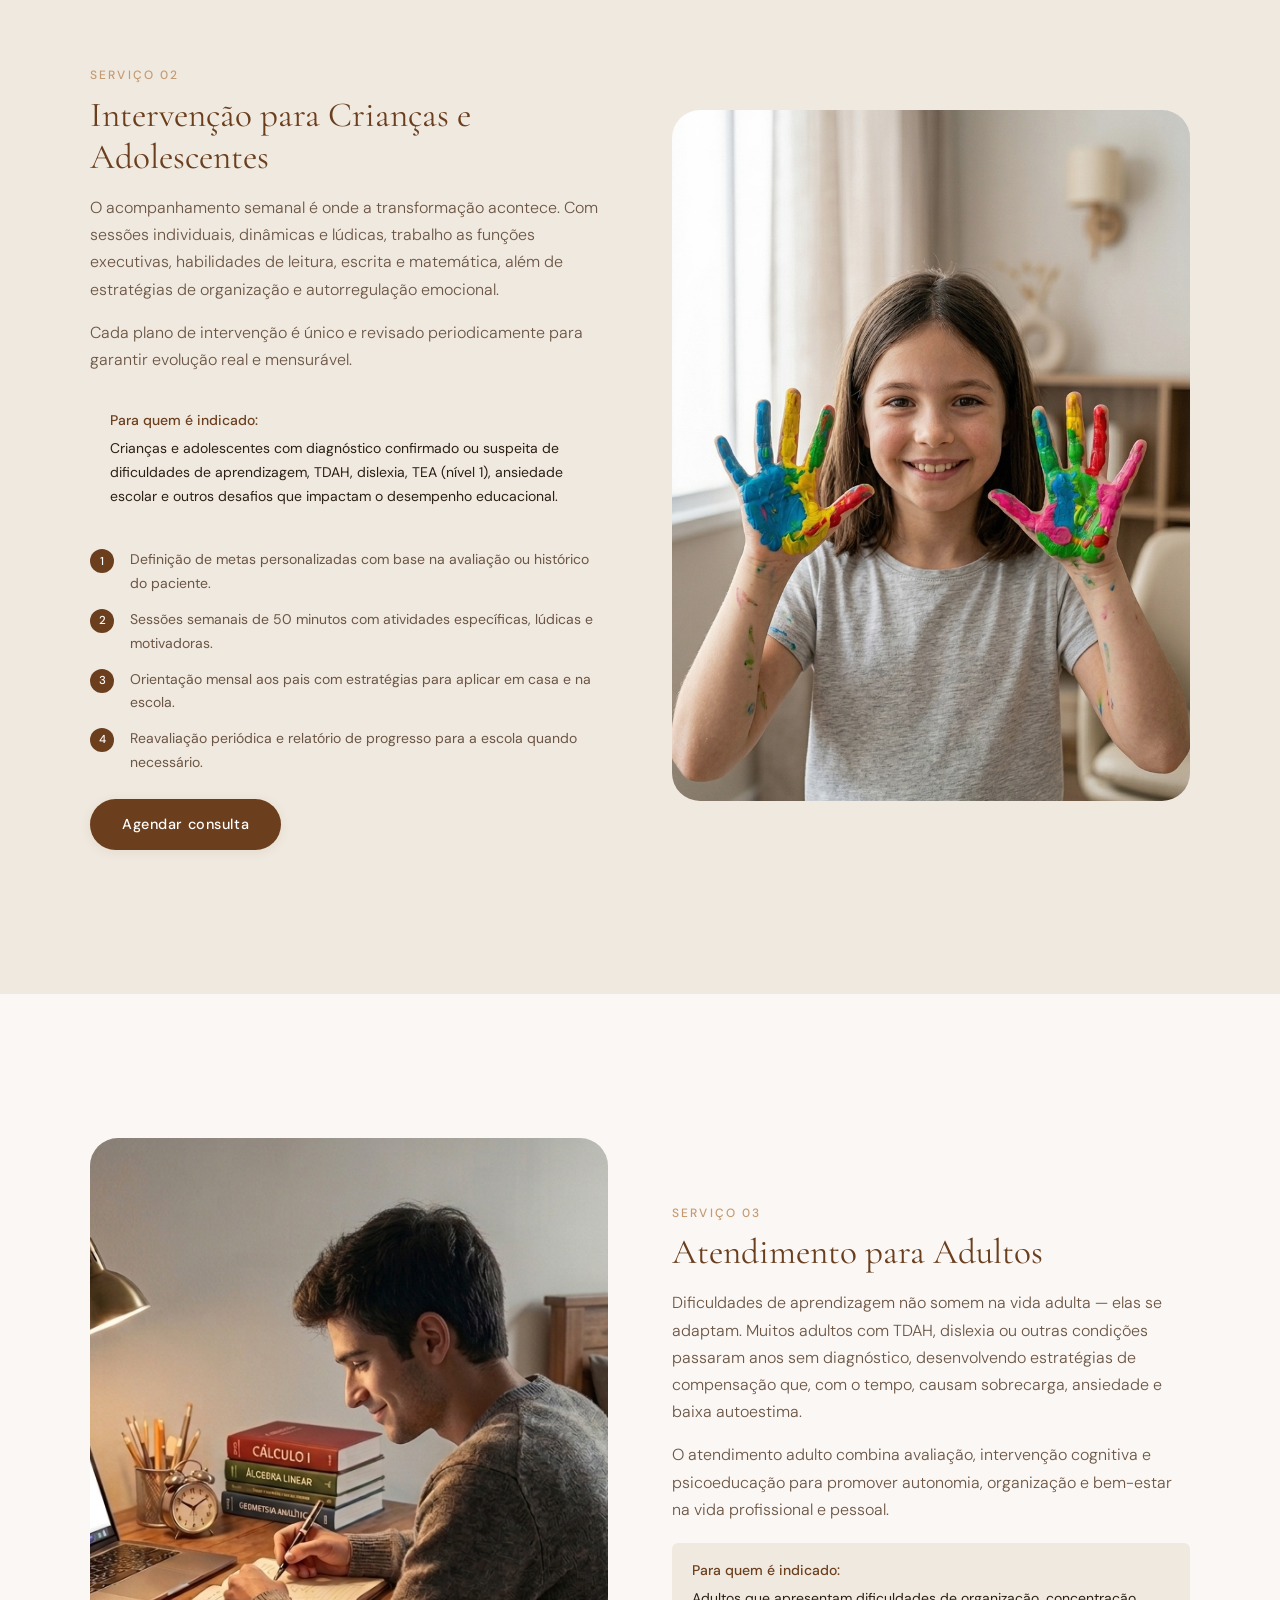
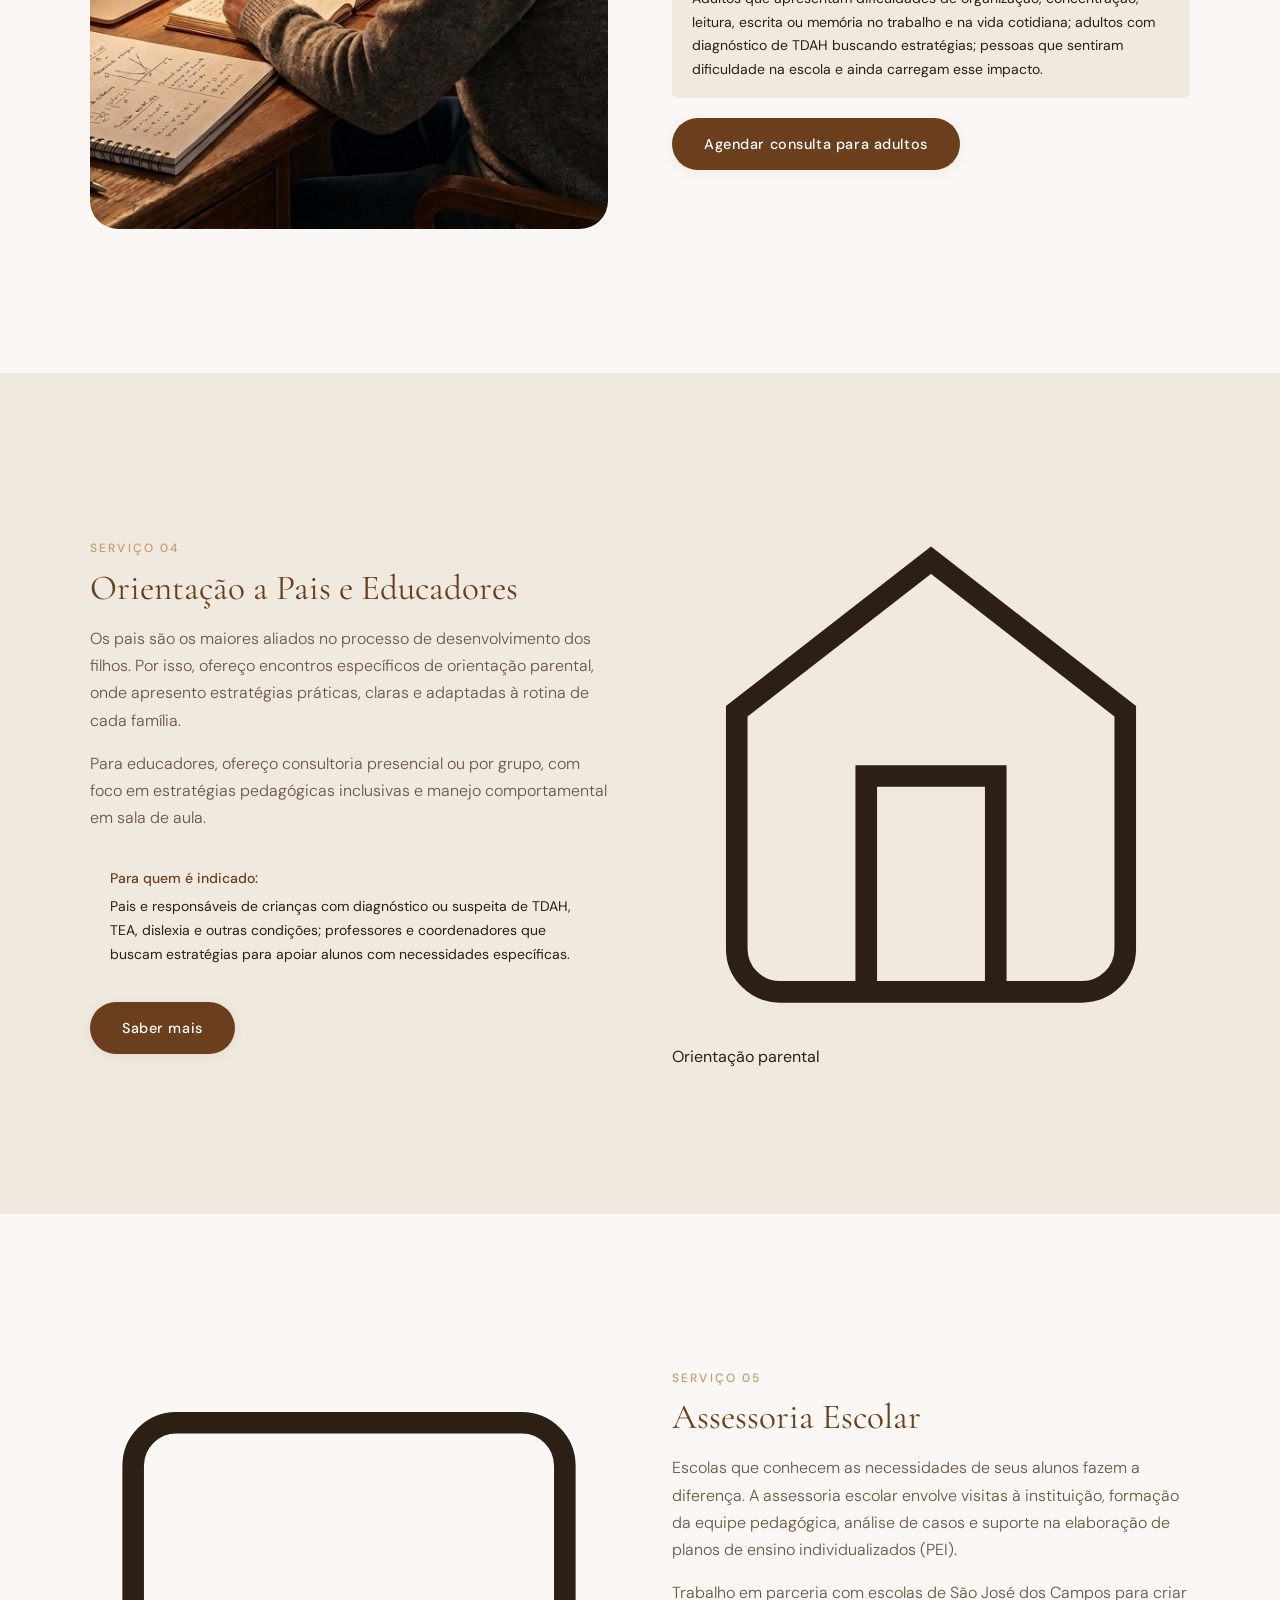
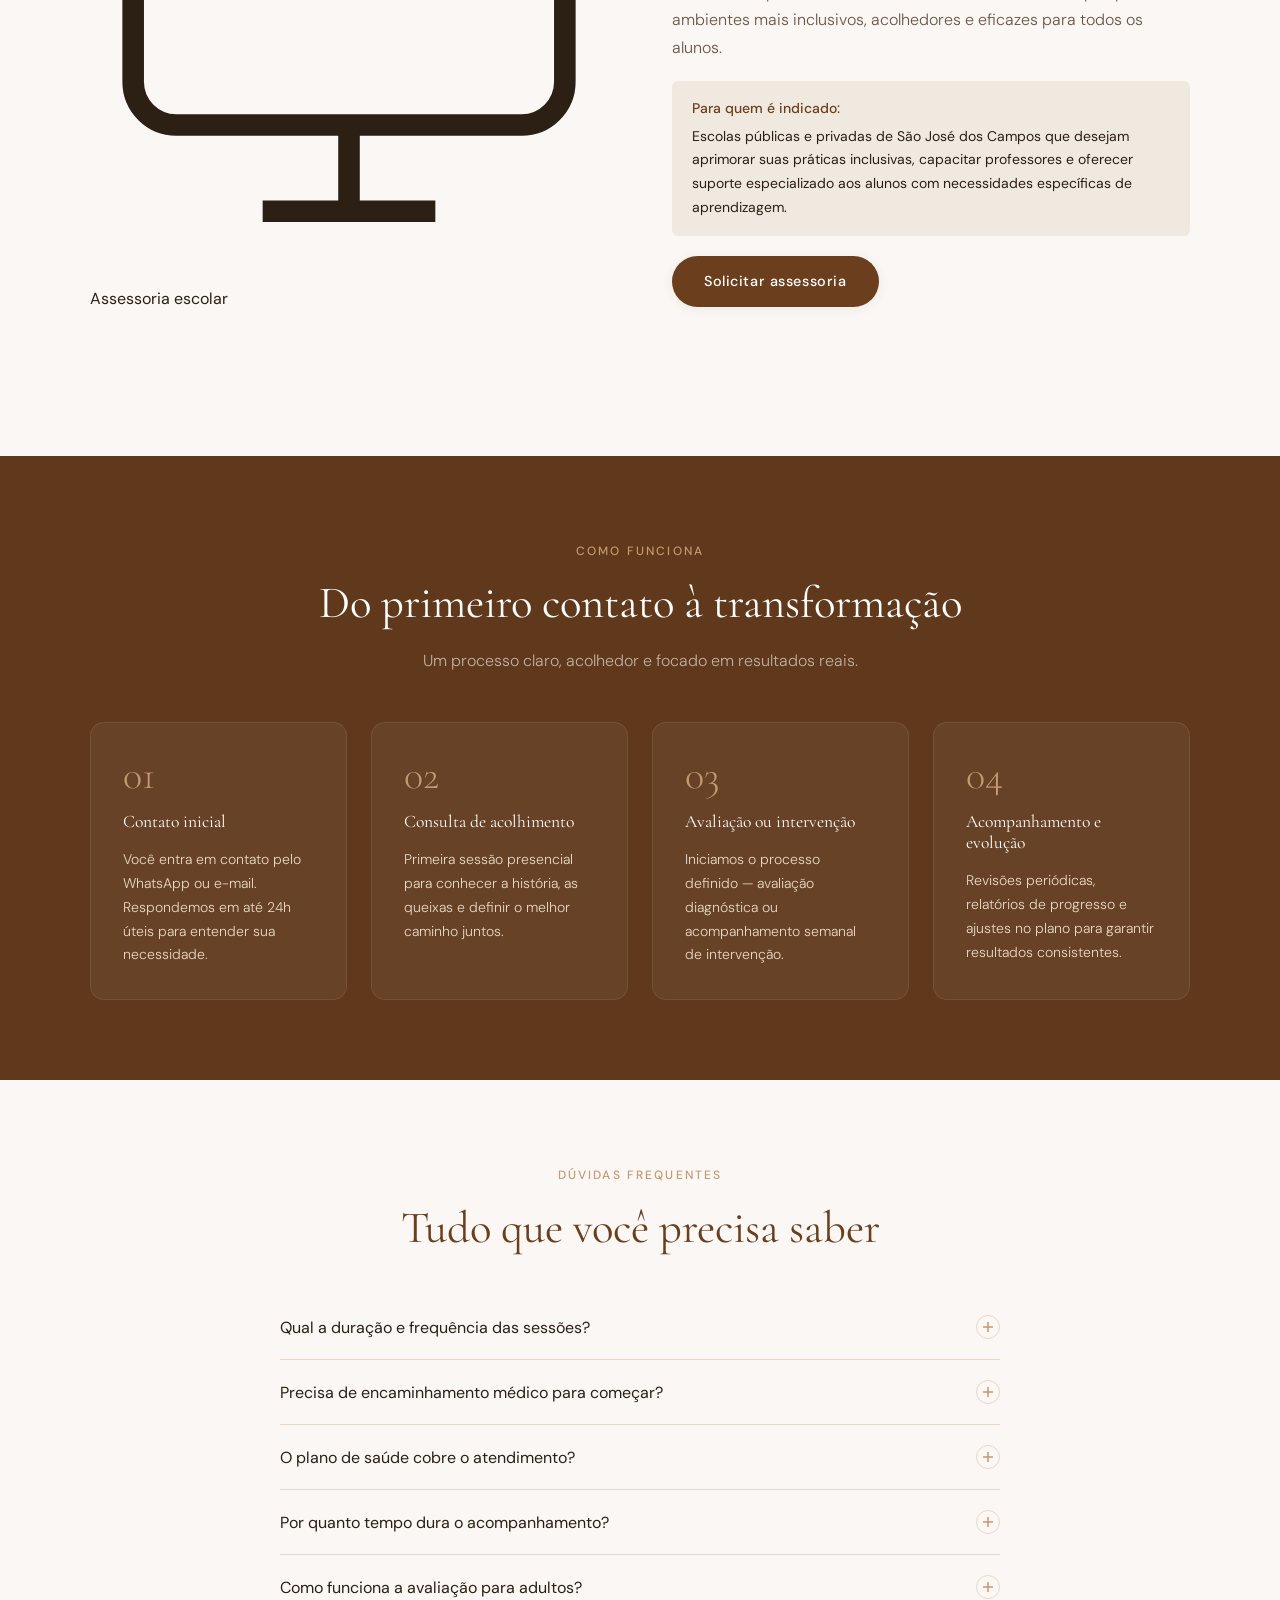
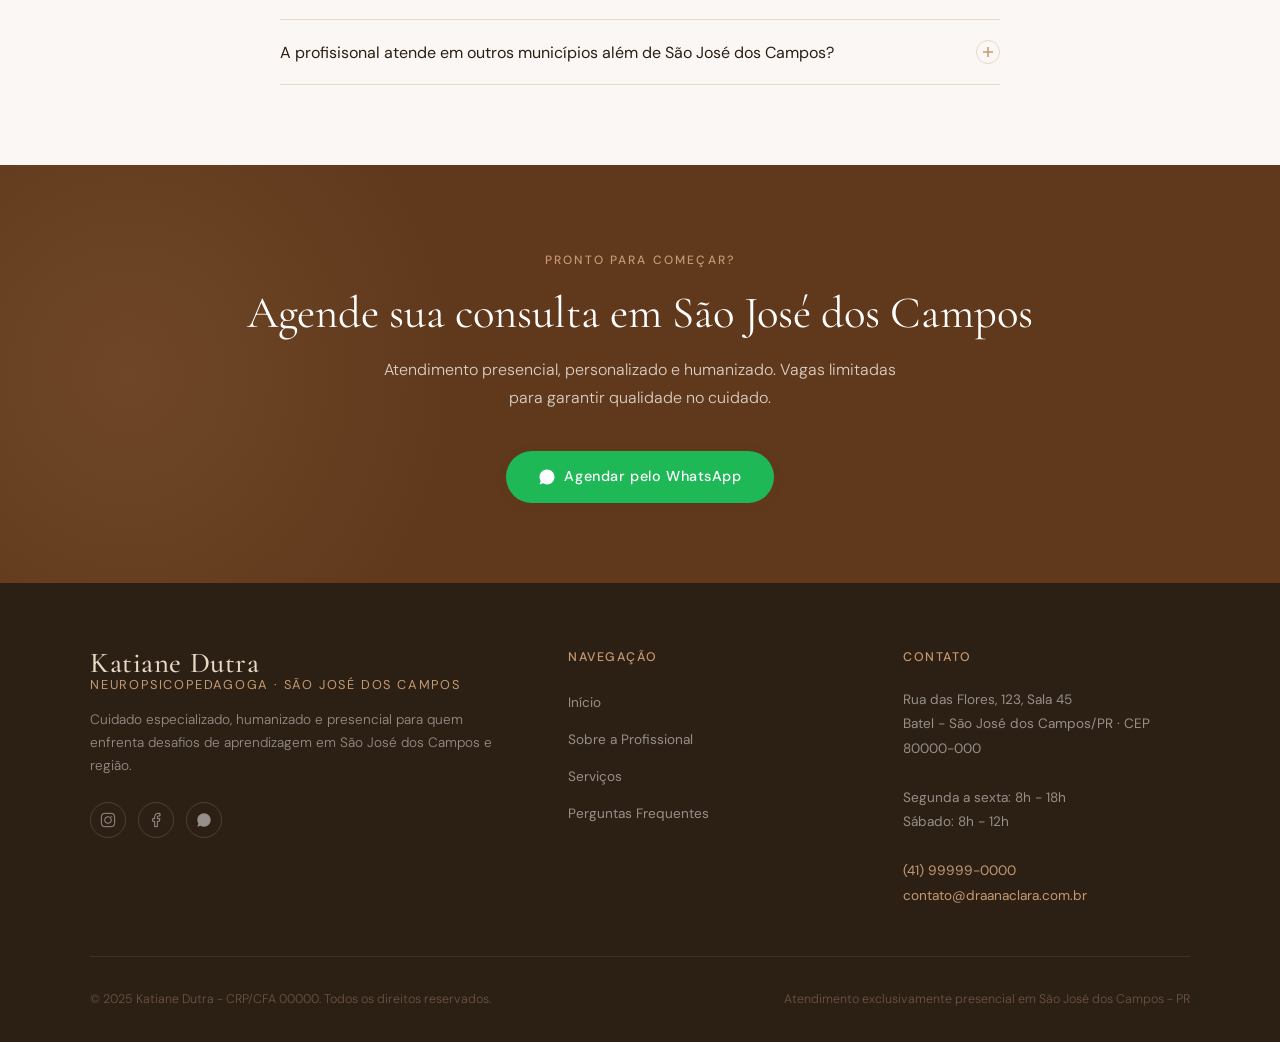
<file: servicos.html>
<!doctype html>
<html lang="pt-BR">
  <head>
    <meta charset="UTF-8" />
    <meta name="viewport" content="width=device-width, initial-scale=1.0" />
    <title>
      Serviços | Katiane Dutra - Neuropsicopedagoga em São José dos Campos
    </title>
    <meta
      name="description"
      content="Conheça os serviços neuropsicopedagógicos oferecidos pela Katiane Dutra em São José dos Campos: avaliação, intervenção para crianças, adolescentes e adultos, orientação a pais e assessoria escolar."
    />
    <meta name="robots" content="index, follow" />
    <link rel="canonical" href="https://www.draanaclara.com.br/servicos.html" />
    <link rel="stylesheet" href="style.css" />
  </head>
  <body>
    <!-- ── HEADER ─────────────────────────────────────────── -->
    <header class="header" role="banner">
      <div class="container">
        <div class="header-inner">
          <a href="index.html" class="logo" aria-label="Ir para página inicial">
            <span class="logo-name">Katiane Dutra</span>
            <span class="logo-title"
              >Neuropsicopedagoga · São José dos Campos</span
            >
          </a>
          <nav aria-label="Navegação principal">
            <button
              class="menu-toggle"
              aria-expanded="false"
              aria-controls="nav-menu"
              aria-label="Abrir menu de navegação"
            >
              <span aria-hidden="true"></span>
              <span aria-hidden="true"></span>
              <span aria-hidden="true"></span>
            </button>
            <ul class="nav-links" id="nav-menu" role="list">
              <li><a href="index.html">Início</a></li>
              <li><a href="sobre.html">Sobre</a></li>
              <li><a href="servicos.html">Serviços</a></li>
              <li>
                <a
                  href="https://wa.me/5541999990000?text=Ol%C3%A1%2C%20gostaria%20de%20agendar%20uma%20consulta"
                  class="btn-nav btn-primary nav-cta"
                  target="_blank"
                  rel="noopener noreferrer"
                >
                  Agendar Consulta
                </a>
              </li>
            </ul>
          </nav>
        </div>
      </div>
    </header>

    <main id="conteudo-principal">
      <!-- Page Hero -->
      <section class="page-hero" aria-labelledby="servicos-titulo-page">
        <div class="container">
          <span class="section-label">Serviços especializados</span>
          <h1 id="servicos-titulo-page">
            Soluções personalizadas<br /><em
              >para cada desafio de aprendizagem</em
            >
          </h1>
          <p>
            Cada serviço é pensado para uma necessidade específica — com rigor
            científico, acolhimento genuíno e foco em resultados reais.
          </p>
        </div>
      </section>

      <!-- Serviço 1: Avaliação -->
      <section class="section" aria-labelledby="avaliacao-titulo">
        <div class="container">
          <div class="servico-detalhe">
            <div class="servico-img reveal">
              <div
                class="img-placeholder"
                role="img"
                aria-label="Avaliação neuropsicopedagógica em São José dos Campos"
              >
                <img
                  src="images/servico1.avif"
                  alt="Avalição neuropsicopedagógica"
                />
              </div>
            </div>

            <div class="servico-content">
              <span class="section-label reveal">Serviço 01</span>
              <h2 id="avaliacao-titulo" class="reveal">
                Avaliação Neuropsicopedagógica
              </h2>
              <p class="reveal">
                A avaliação é o ponto de partida para compreender como cada
                pessoa processa, aprende e se organiza cognitivamente. Por meio
                de instrumentos padronizados, observações clínicas e
                entrevistas, identifico o perfil de aprendizagem e as possíveis
                causas das dificuldades apresentadas.
              </p>

              <div
                class="publico-alvo reveal"
                aria-label="Para quem é indicado"
              >
                <strong>Para quem é indicado:</strong>
                Crianças a partir de 4 anos, adolescentes e adultos que
                apresentam dificuldades de leitura, escrita, matemática,
                atenção, memória ou organização. Também indicado para
                confirmação de diagnósticos de TDAH, dislexia, disgrafia,
                discalculia, TEA e outras condições do neurodesenvolvimento.
              </div>

              <div
                class="process-steps reveal"
                aria-label="Como funciona o processo"
              >
                <div class="process-step">
                  <span class="step-num-badge" aria-hidden="true">1</span>
                  <span
                    ><strong style="color: var(--text)"
                      >Entrevista de anamnese</strong
                    >
                    — história do desenvolvimento, queixas e contexto
                    familiar/escolar.</span
                  >
                </div>
                <div class="process-step">
                  <span class="step-num-badge" aria-hidden="true">2</span>
                  <span
                    ><strong style="color: var(--text)"
                      >Sessões de avaliação</strong
                    >
                    — aplicação de testes e instrumentos padronizados (3 a 5
                    sessões).</span
                  >
                </div>
                <div class="process-step">
                  <span class="step-num-badge" aria-hidden="true">3</span>
                  <span
                    ><strong style="color: var(--text)"
                      >Análise e elaboração do laudo</strong
                    >
                    — relatório detalhado com perfil cognitivo e
                    recomendações.</span
                  >
                </div>
                <div class="process-step">
                  <span class="step-num-badge" aria-hidden="true">4</span>
                  <span
                    ><strong style="color: var(--text)">Devolutiva</strong> —
                    reunião para apresentar os resultados e orientar pais,
                    paciente e equipe escolar.</span
                  >
                </div>
              </div>

              <a
                href="https://wa.me/5541999990000?text=Ol%C3%A1%2C%20tenho%20interesse%20em%20agendar%20uma%20Avalia%C3%A7%C3%A3o%20Neuropsicopedag%C3%B3gica"
                class="btn btn-primary reveal"
                target="_blank"
                rel="noopener noreferrer"
              >
                Agendar avaliação
              </a>
            </div>
          </div>
        </div>
      </section>

      <!-- Serviço 2: Intervenção -->
      <section
        class="section"
        style="background: var(--bg-warm)"
        aria-labelledby="intervencao-titulo"
      >
        <div class="container">
          <div class="servico-detalhe reverse">
            <div class="servico-content">
              <span class="section-label reveal">Serviço 02</span>
              <h2 id="intervencao-titulo" class="reveal">
                Intervenção para Crianças e Adolescentes
              </h2>
              <p class="reveal">
                O acompanhamento semanal é onde a transformação acontece. Com
                sessões individuais, dinâmicas e lúdicas, trabalho as funções
                executivas, habilidades de leitura, escrita e matemática, além
                de estratégias de organização e autorregulação emocional.
              </p>
              <p class="reveal">
                Cada plano de intervenção é único e revisado periodicamente para
                garantir evolução real e mensurável.
              </p>

              <div class="publico-alvo reveal">
                <strong>Para quem é indicado:</strong>
                Crianças e adolescentes com diagnóstico confirmado ou suspeita
                de dificuldades de aprendizagem, TDAH, dislexia, TEA (nível 1),
                ansiedade escolar e outros desafios que impactam o desempenho
                educacional.
              </div>

              <div class="process-steps reveal">
                <div class="process-step">
                  <span class="step-num-badge" aria-hidden="true">1</span>
                  <span
                    >Definição de metas personalizadas com base na avaliação ou
                    histórico do paciente.</span
                  >
                </div>
                <div class="process-step">
                  <span class="step-num-badge" aria-hidden="true">2</span>
                  <span
                    >Sessões semanais de 50 minutos com atividades específicas,
                    lúdicas e motivadoras.</span
                  >
                </div>
                <div class="process-step">
                  <span class="step-num-badge" aria-hidden="true">3</span>
                  <span
                    >Orientação mensal aos pais com estratégias para aplicar em
                    casa e na escola.</span
                  >
                </div>
                <div class="process-step">
                  <span class="step-num-badge" aria-hidden="true">4</span>
                  <span
                    >Reavaliação periódica e relatório de progresso para a
                    escola quando necessário.</span
                  >
                </div>
              </div>

              <a
                href="https://wa.me/5541999990000?text=Ol%C3%A1%2C%20tenho%20interesse%20em%20interven%C3%A7%C3%A3o%20para%20crian%C3%A7as%20e%20adolescentes"
                class="btn btn-primary reveal"
                target="_blank"
                rel="noopener noreferrer"
              >
                Agendar consulta
              </a>
            </div>

            <div class="servico-img reveal">
              <div
                class="img-placeholder"
                role="img"
                aria-label="Sessão de intervenção neuropsicopedagógica com criança"
              >
                <img src="images/servico2.avif" alt="Menina sorrindo" />
              </div>
            </div>
          </div>
        </div>
      </section>

      <!-- Serviço 3: Adultos -->
      <section class="section" aria-labelledby="adultos-titulo">
        <div class="container">
          <div class="servico-detalhe">
            <div class="servico-img reveal">
              <div
                class="img-placeholder"
                role="img"
                aria-label="Atendimento neuropsicopedagógico para adultos em São José dos Campos"
              >
                <img src="images/servico3.avif" alt="Homem estudando" />
              </div>
            </div>

            <div class="servico-content">
              <span class="section-label reveal">Serviço 03</span>
              <h2 id="adultos-titulo" class="reveal">
                Atendimento para Adultos
              </h2>
              <p class="reveal">
                Dificuldades de aprendizagem não somem na vida adulta — elas se
                adaptam. Muitos adultos com TDAH, dislexia ou outras condições
                passaram anos sem diagnóstico, desenvolvendo estratégias de
                compensação que, com o tempo, causam sobrecarga, ansiedade e
                baixa autoestima.
              </p>
              <p class="reveal">
                O atendimento adulto combina avaliação, intervenção cognitiva e
                psicoeducação para promover autonomia, organização e bem-estar
                na vida profissional e pessoal.
              </p>

              <div class="publico-alvo reveal">
                <strong>Para quem é indicado:</strong>
                Adultos que apresentam dificuldades de organização,
                concentração, leitura, escrita ou memória no trabalho e na vida
                cotidiana; adultos com diagnóstico de TDAH buscando estratégias;
                pessoas que sentiram dificuldade na escola e ainda carregam esse
                impacto.
              </div>

              <a
                href="https://wa.me/5541999990000?text=Ol%C3%A1%2C%20tenho%20interesse%20no%20atendimento%20para%20adultos"
                class="btn btn-primary reveal"
                target="_blank"
                rel="noopener noreferrer"
              >
                Agendar consulta para adultos
              </a>
            </div>
          </div>
        </div>
      </section>

      <!-- Serviço 4: Orientação a Pais -->
      <section
        class="section"
        style="background: var(--bg-warm)"
        aria-labelledby="orientacao-titulo"
      >
        <div class="container">
          <div class="servico-detalhe reverse">
            <div class="servico-content">
              <span class="section-label reveal">Serviço 04</span>
              <h2 id="orientacao-titulo" class="reveal">
                Orientação a Pais e Educadores
              </h2>
              <p class="reveal">
                Os pais são os maiores aliados no processo de desenvolvimento
                dos filhos. Por isso, ofereço encontros específicos de
                orientação parental, onde apresento estratégias práticas, claras
                e adaptadas à rotina de cada família.
              </p>
              <p class="reveal">
                Para educadores, ofereço consultoria presencial ou por grupo,
                com foco em estratégias pedagógicas inclusivas e manejo
                comportamental em sala de aula.
              </p>

              <div class="publico-alvo reveal">
                <strong>Para quem é indicado:</strong>
                Pais e responsáveis de crianças com diagnóstico ou suspeita de
                TDAH, TEA, dislexia e outras condições; professores e
                coordenadores que buscam estratégias para apoiar alunos com
                necessidades específicas.
              </div>

              <a
                href="https://wa.me/5541999990000?text=Ol%C3%A1%2C%20tenho%20interesse%20na%20orienta%C3%A7%C3%A3o%20a%20pais%20e%20educadores"
                class="btn btn-primary reveal"
                target="_blank"
                rel="noopener noreferrer"
              >
                Saber mais
              </a>
            </div>

            <div class="servico-img reveal">
              <div
                class="img-placeholder"
                role="img"
                aria-label="Orientação a pais em São José dos Campos"
              >
                <svg
                  viewBox="0 0 24 24"
                  fill="none"
                  stroke="currentColor"
                  stroke-width="1"
                  aria-hidden="true"
                >
                  <path d="M3 9l9-7 9 7v11a2 2 0 01-2 2H5a2 2 0 01-2-2z" />
                  <polyline points="9,22 9,12 15,12 15,22" />
                </svg>
                <span>Orientação parental</span>
              </div>
            </div>
          </div>
        </div>
      </section>

      <!-- Serviço 5: Assessoria Escolar -->
      <section class="section" aria-labelledby="assessoria-titulo">
        <div class="container">
          <div class="servico-detalhe">
            <div class="servico-img reveal">
              <div
                class="img-placeholder"
                role="img"
                aria-label="Assessoria escolar neuropsicopedagógica em São José dos Campos"
              >
                <svg
                  viewBox="0 0 24 24"
                  fill="none"
                  stroke="currentColor"
                  stroke-width="1"
                  aria-hidden="true"
                >
                  <rect x="2" y="3" width="20" height="14" rx="2" />
                  <line x1="8" y1="21" x2="16" y2="21" />
                  <line x1="12" y1="17" x2="12" y2="21" />
                </svg>
                <span>Assessoria escolar</span>
              </div>
            </div>

            <div class="servico-content">
              <span class="section-label reveal">Serviço 05</span>
              <h2 id="assessoria-titulo" class="reveal">Assessoria Escolar</h2>
              <p class="reveal">
                Escolas que conhecem as necessidades de seus alunos fazem a
                diferença. A assessoria escolar envolve visitas à instituição,
                formação da equipe pedagógica, análise de casos e suporte na
                elaboração de planos de ensino individualizados (PEI).
              </p>
              <p class="reveal">
                Trabalho em parceria com escolas de São José dos Campos para
                criar ambientes mais inclusivos, acolhedores e eficazes para
                todos os alunos.
              </p>

              <div class="publico-alvo reveal">
                <strong>Para quem é indicado:</strong>
                Escolas públicas e privadas de São José dos Campos que desejam
                aprimorar suas práticas inclusivas, capacitar professores e
                oferecer suporte especializado aos alunos com necessidades
                específicas de aprendizagem.
              </div>

              <a
                href="https://wa.me/5541999990000?text=Ol%C3%A1%2C%20tenho%20interesse%20na%20assessoria%20escolar"
                class="btn btn-primary reveal"
                target="_blank"
                rel="noopener noreferrer"
              >
                Solicitar assessoria
              </a>
            </div>
          </div>
        </div>
      </section>

      <!-- Processo geral -->
      <section
        class="section"
        style="background: var(--bg-dark)"
        aria-labelledby="processo-titulo"
      >
        <div class="container">
          <div class="text-center">
            <span class="section-label" style="color: var(--brown-light)"
              >Como funciona</span
            >
            <h2 id="processo-titulo" style="color: var(--white)" class="reveal">
              Do primeiro contato à transformação
            </h2>
            <p
              class="reveal"
              style="
                max-width: 520px;
                margin: 1rem auto 0;
                color: rgba(255, 255, 255, 0.6);
              "
            >
              Um processo claro, acolhedor e focado em resultados reais.
            </p>
          </div>

          <div class="pilares-grid mt-3">
            <div class="pilar-card reveal">
              <div class="pilar-num" aria-hidden="true">01</div>
              <h4>Contato inicial</h4>
              <p>
                Você entra em contato pelo WhatsApp ou e-mail. Respondemos em
                até 24h úteis para entender sua necessidade.
              </p>
            </div>
            <div class="pilar-card reveal">
              <div class="pilar-num" aria-hidden="true">02</div>
              <h4>Consulta de acolhimento</h4>
              <p>
                Primeira sessão presencial para conhecer a história, as queixas
                e definir o melhor caminho juntos.
              </p>
            </div>
            <div class="pilar-card reveal">
              <div class="pilar-num" aria-hidden="true">03</div>
              <h4>Avaliação ou intervenção</h4>
              <p>
                Iniciamos o processo definido — avaliação diagnóstica ou
                acompanhamento semanal de intervenção.
              </p>
            </div>
            <div class="pilar-card reveal">
              <div class="pilar-num" aria-hidden="true">04</div>
              <h4>Acompanhamento e evolução</h4>
              <p>
                Revisões periódicas, relatórios de progresso e ajustes no plano
                para garantir resultados consistentes.
              </p>
            </div>
          </div>
        </div>
      </section>

      <!-- FAQ -->
      <section class="section" id="faq" aria-labelledby="faq-servicos-titulo">
        <div class="container" style="max-width: 720px">
          <div class="text-center">
            <span class="section-label reveal">Dúvidas frequentes</span>
            <h2 id="faq-servicos-titulo" class="reveal">
              Tudo que você precisa saber
            </h2>
          </div>

          <div class="faq-list reveal" role="list">
            <div class="faq-item">
              <button
                class="faq-question"
                aria-expanded="false"
                aria-controls="sfaq-1"
              >
                Qual a duração e frequência das sessões?
                <span class="faq-icon" aria-hidden="true"
                  ><svg
                    width="12"
                    height="12"
                    viewBox="0 0 12 12"
                    fill="none"
                    stroke="currentColor"
                    stroke-width="1.5"
                  >
                    <line x1="6" y1="1" x2="6" y2="11" />
                    <line x1="1" y1="6" x2="11" y2="6" /></svg
                ></span>
              </button>
              <div class="faq-answer" id="sfaq-1" role="region">
                <p>
                  As sessões de intervenção têm duração de 50 minutos e
                  frequência semanal. As sessões de avaliação têm duração de 60
                  a 90 minutos e ocorrem com a frequência necessária para
                  concluir o processo (geralmente 3 a 5 encontros).
                </p>
              </div>
            </div>

            <div class="faq-item">
              <button
                class="faq-question"
                aria-expanded="false"
                aria-controls="sfaq-2"
              >
                Precisa de encaminhamento médico para começar?
                <span class="faq-icon" aria-hidden="true"
                  ><svg
                    width="12"
                    height="12"
                    viewBox="0 0 12 12"
                    fill="none"
                    stroke="currentColor"
                    stroke-width="1.5"
                  >
                    <line x1="6" y1="1" x2="6" y2="11" />
                    <line x1="1" y1="6" x2="11" y2="6" /></svg
                ></span>
              </button>
              <div class="faq-answer" id="sfaq-2" role="region">
                <p>
                  Não. Você pode entrar em contato diretamente, sem necessidade
                  de encaminhamento. A neuropsicopedagogia é uma área de atuação
                  autônoma, que complementa — mas não exige — o trabalho médico.
                  Quando necessário, indico e me articulo com outros
                  profissionais.
                </p>
              </div>
            </div>

            <div class="faq-item">
              <button
                class="faq-question"
                aria-expanded="false"
                aria-controls="sfaq-3"
              >
                O plano de saúde cobre o atendimento?
                <span class="faq-icon" aria-hidden="true"
                  ><svg
                    width="12"
                    height="12"
                    viewBox="0 0 12 12"
                    fill="none"
                    stroke="currentColor"
                    stroke-width="1.5"
                  >
                    <line x1="6" y1="1" x2="6" y2="11" />
                    <line x1="1" y1="6" x2="11" y2="6" /></svg
                ></span>
              </button>
              <div class="faq-answer" id="sfaq-3" role="region">
                <p>
                  O atendimento neuropsicopedagógico ainda não é coberto pela
                  maioria dos planos de saúde no Brasil. O pagamento é
                  particular. Ofereço recibo que pode ser usado para reembolso
                  se seu plano contemplar esta possibilidade. Consulte sua
                  operadora.
                </p>
              </div>
            </div>

            <div class="faq-item">
              <button
                class="faq-question"
                aria-expanded="false"
                aria-controls="sfaq-4"
              >
                Por quanto tempo dura o acompanhamento?
                <span class="faq-icon" aria-hidden="true"
                  ><svg
                    width="12"
                    height="12"
                    viewBox="0 0 12 12"
                    fill="none"
                    stroke="currentColor"
                    stroke-width="1.5"
                  >
                    <line x1="6" y1="1" x2="6" y2="11" />
                    <line x1="1" y1="6" x2="11" y2="6" /></svg
                ></span>
              </button>
              <div class="faq-answer" id="sfaq-4" role="region">
                <p>
                  Depende das necessidades de cada paciente. Em geral, um
                  processo de intervenção dura entre 6 meses e 2 anos. Fazemos
                  reavaliações periódicas e você decide, junto comigo, quando os
                  objetivos foram alcançados e quando é o momento de encerrar ou
                  pausar.
                </p>
              </div>
            </div>

            <div class="faq-item">
              <button
                class="faq-question"
                aria-expanded="false"
                aria-controls="sfaq-5"
              >
                Como funciona a avaliação para adultos?
                <span class="faq-icon" aria-hidden="true"
                  ><svg
                    width="12"
                    height="12"
                    viewBox="0 0 12 12"
                    fill="none"
                    stroke="currentColor"
                    stroke-width="1.5"
                  >
                    <line x1="6" y1="1" x2="6" y2="11" />
                    <line x1="1" y1="6" x2="11" y2="6" /></svg
                ></span>
              </button>
              <div class="faq-answer" id="sfaq-5" role="region">
                <p>
                  A avaliação para adultos segue o mesmo rigor, com instrumentos
                  adaptados para a faixa etária. Além dos testes cognitivos,
                  incluímos uma entrevista aprofundada sobre história escolar,
                  profissional e pessoal, além de questionários de autorrelato.
                  O laudo gerado é válido para fins clínicos e, quando
                  necessário, para suporte em ambientes de trabalho e educação
                  superior.
                </p>
              </div>
            </div>

            <div class="faq-item">
              <button
                class="faq-question"
                aria-expanded="false"
                aria-controls="sfaq-6"
              >
                A profisisonal atende em outros municípios além de São José dos
                Campos?
                <span class="faq-icon" aria-hidden="true"
                  ><svg
                    width="12"
                    height="12"
                    viewBox="0 0 12 12"
                    fill="none"
                    stroke="currentColor"
                    stroke-width="1.5"
                  >
                    <line x1="6" y1="1" x2="6" y2="11" />
                    <line x1="1" y1="6" x2="11" y2="6" /></svg
                ></span>
              </button>
              <div class="faq-answer" id="sfaq-6" role="region">
                <p>
                  O atendimento é exclusivamente presencial em São José dos
                  Campos.
                </p>
              </div>
            </div>
          </div>
        </div>
      </section>

      <!-- CTA final -->
      <section class="cta-banner" aria-labelledby="cta-servicos-titulo">
        <div class="container" style="position: relative; z-index: 1">
          <span class="section-label">Pronto para começar?</span>
          <h2 id="cta-servicos-titulo">
            Agende sua consulta em São José dos Campos
          </h2>
          <p>
            Atendimento presencial, personalizado e humanizado. Vagas limitadas
            para garantir qualidade no cuidado.
          </p>
          <div class="btn-actions">
            <a
              href="https://wa.me/5541999990000?text=Ol%C3%A1%2C%20gostaria%20de%20agendar%20uma%20consulta"
              class="btn btn-primary"
              target="_blank"
              rel="noopener noreferrer"
              style="background: #1fb857"
            >
              <svg
                viewBox="0 0 24 24"
                fill="currentColor"
                aria-hidden="true"
                style="width: 18px; height: 18px"
              >
                <path
                  d="M17.472 14.382c-.297-.149-1.758-.867-2.03-.967-.273-.099-.471-.148-.67.15-.197.297-.767.966-.94 1.164-.173.199-.347.223-.644.075-.297-.15-1.255-.463-2.39-1.475-.883-.788-1.48-1.761-1.653-2.059-.173-.297-.018-.458.13-.606.134-.133.298-.347.446-.52.149-.174.198-.298.298-.497.099-.198.05-.371-.025-.52-.075-.149-.669-1.612-.916-2.207-.242-.579-.487-.5-.669-.51-.173-.008-.371-.01-.57-.01-.198 0-.52.074-.792.372-.272.297-1.04 1.016-1.04 2.479 0 1.462 1.065 2.875 1.213 3.074.149.198 2.096 3.2 5.077 4.487.709.306 1.262.489 1.694.625.712.227 1.36.195 1.871.118.571-.085 1.758-.719 2.006-1.413.248-.694.248-1.289.173-1.413-.074-.124-.272-.198-.57-.347zM11.999 2C6.477 2 2 6.477 2 12c0 1.989.574 3.842 1.566 5.408L2 22l4.715-1.538A9.952 9.952 0 0012 22c5.523 0 10-4.477 10-10S17.523 2 11.999 2z"
                />
              </svg>
              Agendar pelo WhatsApp
            </a>
          </div>
        </div>
      </section>
    </main>

    <!-- ── FOOTER ──────────────────────────────────────────── -->
    <footer class="footer" role="contentinfo">
      <div class="container">
        <div class="footer-grid">
          <div class="footer-brand">
            <a href="index.html" class="logo" aria-label="Página inicial">
              <span class="logo-name">Katiane Dutra</span>
              <span class="logo-title"
                >Neuropsicopedagoga · São José dos Campos</span
              >
            </a>
            <p>
              Cuidado especializado, humanizado e presencial para quem enfrenta
              desafios de aprendizagem em São José dos Campos e região.
            </p>
            <div class="footer-social" aria-label="Redes sociais">
              <a href="#" aria-label="Instagram"
                ><svg
                  viewBox="0 0 24 24"
                  fill="none"
                  stroke="currentColor"
                  stroke-width="1.5"
                  aria-hidden="true"
                >
                  <rect x="2" y="2" width="20" height="20" rx="5" />
                  <circle cx="12" cy="12" r="5" />
                  <circle
                    cx="17.5"
                    cy="6.5"
                    r="1"
                    fill="currentColor"
                    stroke="none"
                  /></svg
              ></a>
              <a href="#" aria-label="Facebook"
                ><svg
                  viewBox="0 0 24 24"
                  fill="none"
                  stroke="currentColor"
                  stroke-width="1.5"
                  aria-hidden="true"
                >
                  <path
                    d="M18 2h-3a5 5 0 00-5 5v3H7v4h3v8h4v-8h3l1-4h-4V7a1 1 0 011-1h3z"
                  /></svg
              ></a>
              <a
                href="https://wa.me/5541999990000"
                aria-label="WhatsApp"
                target="_blank"
                rel="noopener noreferrer"
                ><svg
                  viewBox="0 0 24 24"
                  fill="currentColor"
                  aria-hidden="true"
                >
                  <path
                    d="M17.472 14.382c-.297-.149-1.758-.867-2.03-.967-.273-.099-.471-.148-.67.15-.197.297-.767.966-.94 1.164-.173.199-.347.223-.644.075-.297-.15-1.255-.463-2.39-1.475-.883-.788-1.48-1.761-1.653-2.059-.173-.297-.018-.458.13-.606.134-.133.298-.347.446-.52.149-.174.198-.298.298-.497.099-.198.05-.371-.025-.52-.075-.149-.669-1.612-.916-2.207-.242-.579-.487-.5-.669-.51-.173-.008-.371-.01-.57-.01-.198 0-.52.074-.792.372-.272.297-1.04 1.016-1.04 2.479 0 1.462 1.065 2.875 1.213 3.074.149.198 2.096 3.2 5.077 4.487.709.306 1.262.489 1.694.625.712.227 1.36.195 1.871.118.571-.085 1.758-.719 2.006-1.413.248-.694.248-1.289.173-1.413-.074-.124-.272-.198-.57-.347zM11.999 2C6.477 2 2 6.477 2 12c0 1.989.574 3.842 1.566 5.408L2 22l4.715-1.538A9.952 9.952 0 0012 22c5.523 0 10-4.477 10-10S17.523 2 11.999 2z"
                  /></svg
              ></a>
            </div>
          </div>
          <div class="footer-col">
            <h5>Navegação</h5>
            <ul role="list">
              <li><a href="index.html">Início</a></li>
              <li><a href="sobre.html">Sobre a Profissional</a></li>
              <li><a href="servicos.html">Serviços</a></li>
              <li><a href="servicos.html#faq">Perguntas Frequentes</a></li>
            </ul>
          </div>
          <div class="footer-col">
            <h5>Contato</h5>
            <address>
              Rua das Flores, 123, Sala 45<br />
              Batel - São José dos Campos/PR · CEP 80000-000<br /><br />
              Segunda a sexta: 8h - 18h<br />
              Sábado: 8h - 12h<br /><br />
              <a href="tel:+5541999990000" style="color: var(--brown-light)"
                >(41) 99999-0000</a
              ><br />
              <a
                href="mailto:contato@draanaclara.com.br"
                style="color: var(--brown-light)"
                >contato@draanaclara.com.br</a
              >
            </address>
          </div>
        </div>
        <div class="footer-bottom">
          <p>
            © 2025 Katiane Dutra - CRP/CFA 00000. Todos os direitos reservados.
          </p>
          <p>
            Atendimento exclusivamente presencial em São José dos Campos - PR
          </p>
        </div>
      </div>
    </footer>

    <script src="script.js"></script>
  </body>
</html>
</file>
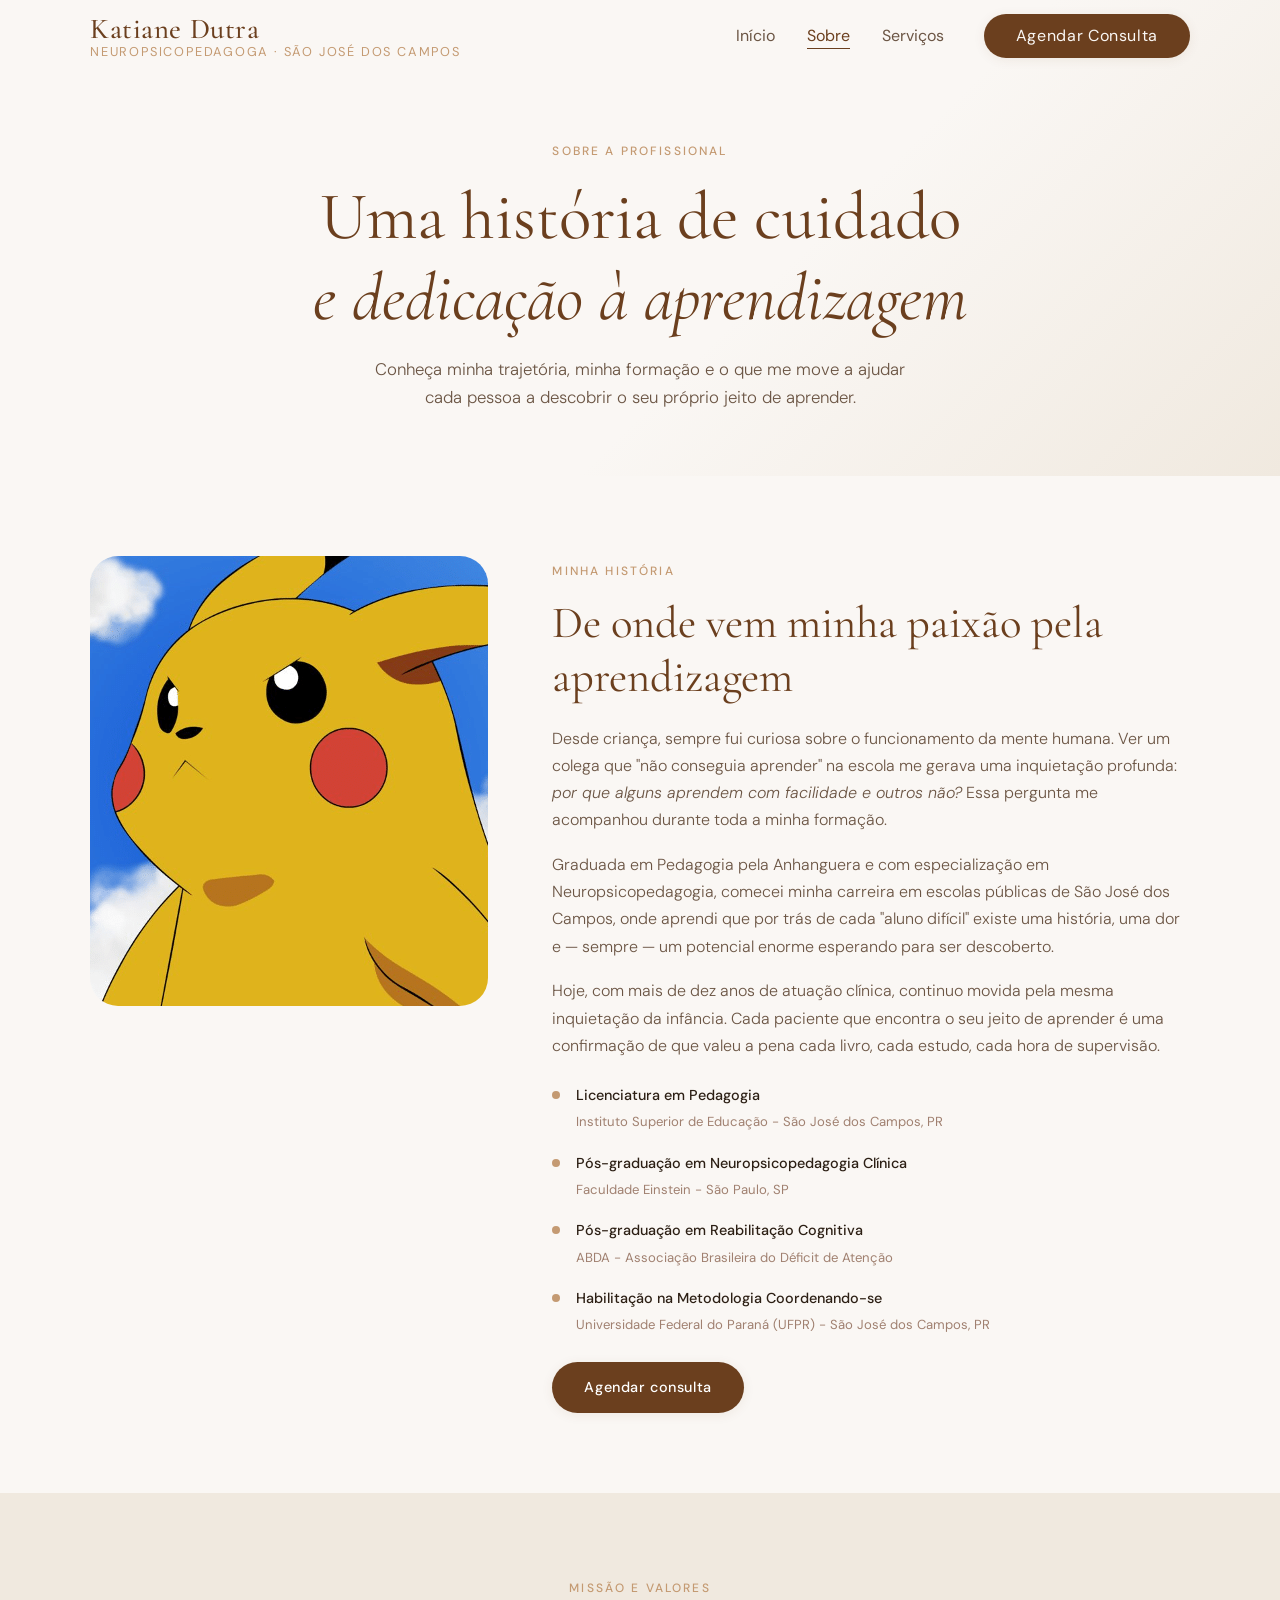
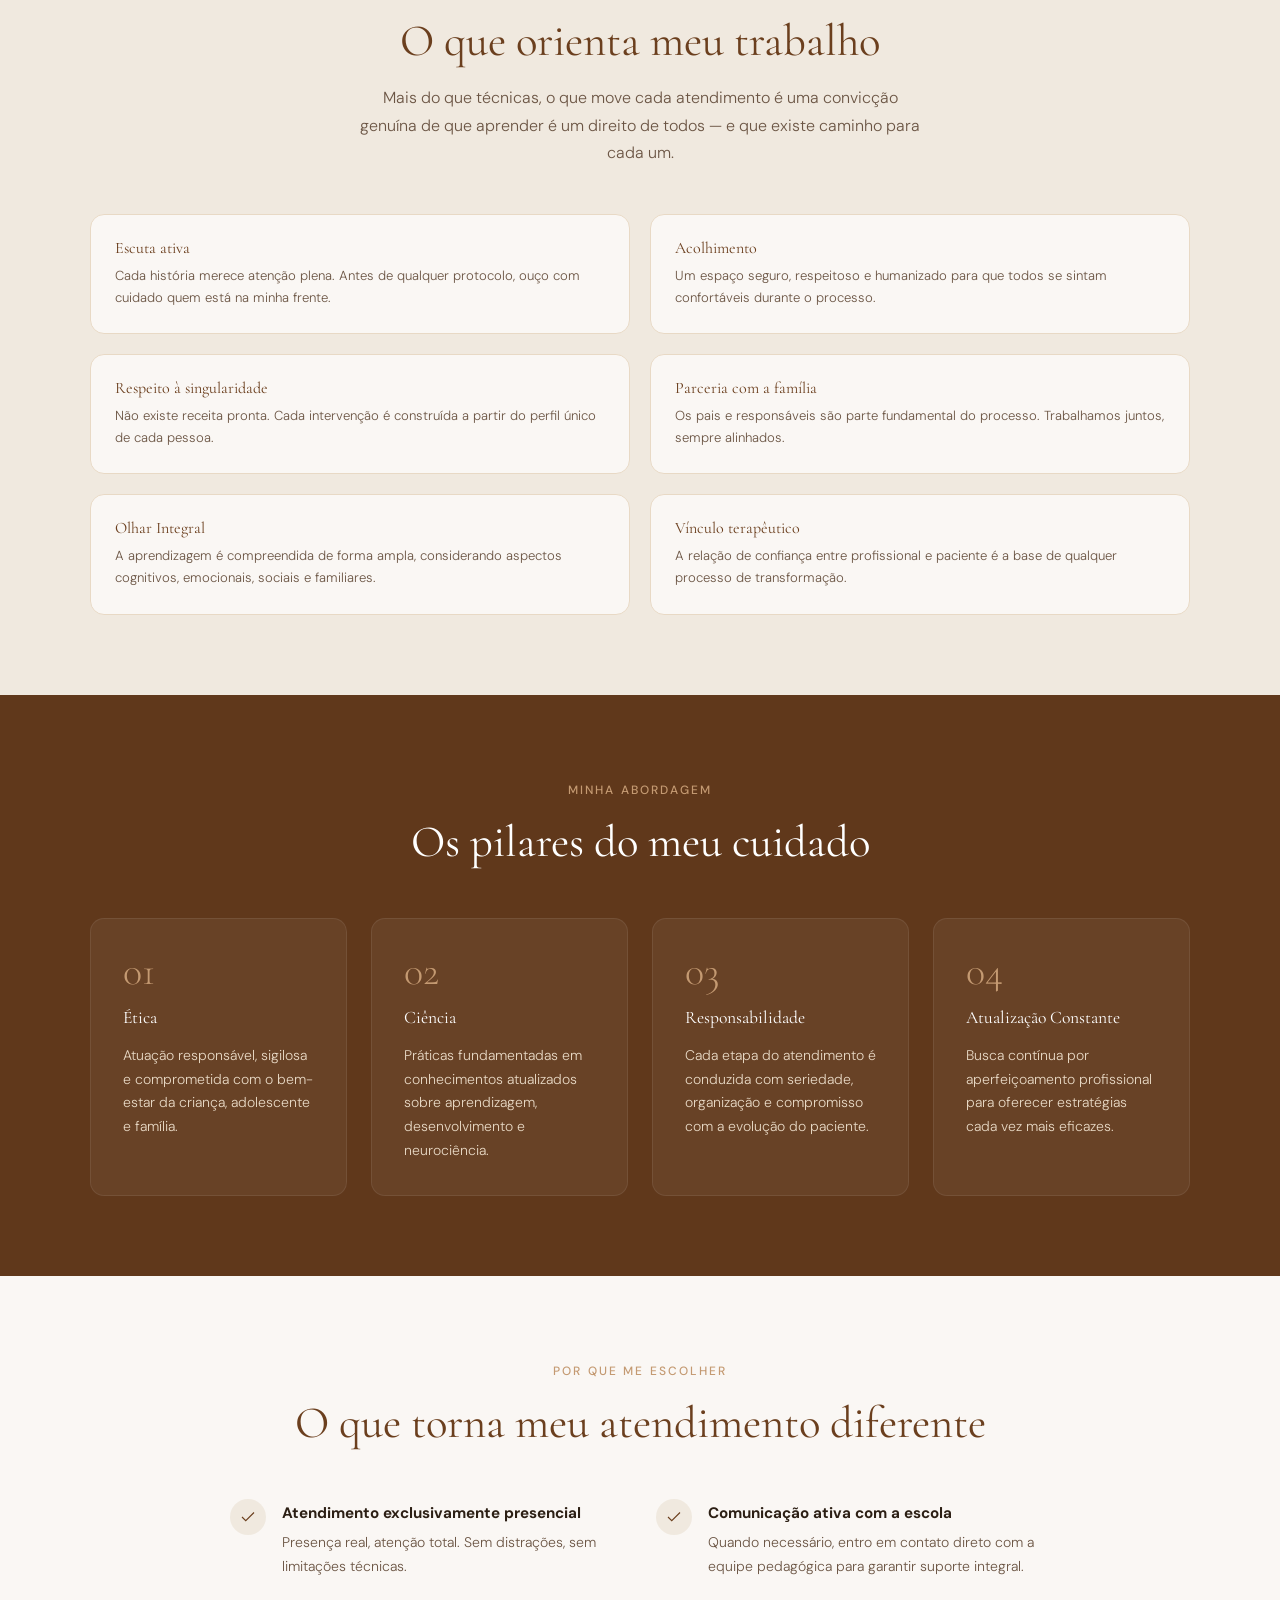
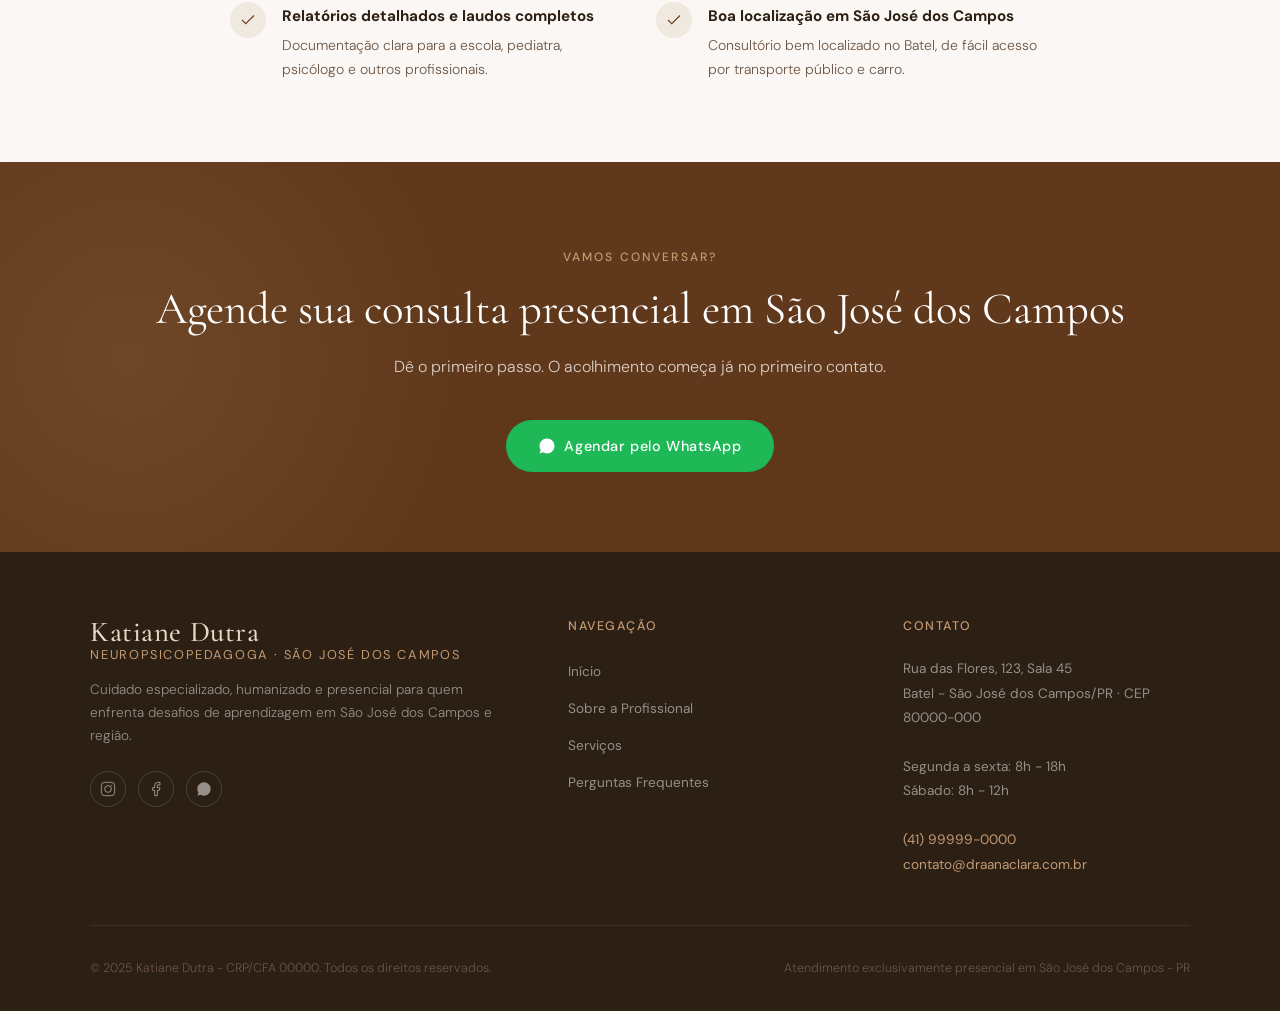
<file: sobre.html>
<!doctype html>
<html lang="pt-BR">
  <head>
    <meta charset="UTF-8" />
    <meta name="viewport" content="width=device-width, initial-scale=1.0" />
    <title>
      Sobre a Profissional | Katiane Dutra - Neuropsicopedagoga em São José dos
      Campos
    </title>
    <meta
      name="description"
      content="Conheça a história, formação e valores da Katiane Dutra, neuropsicopedagoga com mais de 10 anos de experiência em São José dos Campos. Atendimento presencial humanizado."
    />
    <meta name="robots" content="index, follow" />
    <link rel="canonical" href="https://www.draanaclara.com.br/sobre.html" />
    <link rel="stylesheet" href="style.css" />
  </head>
  <body>
    <!-- ── HEADER ─────────────────────────────────────────── -->
    <header class="header" role="banner">
      <div class="container">
        <div class="header-inner">
          <a href="index.html" class="logo" aria-label="Ir para página inicial">
            <span class="logo-name">Katiane Dutra</span>
            <span class="logo-title"
              >Neuropsicopedagoga · São José dos Campos</span
            >
          </a>
          <nav aria-label="Navegação principal">
            <button
              class="menu-toggle"
              aria-expanded="false"
              aria-controls="nav-menu"
              aria-label="Abrir menu de navegação"
            >
              <span aria-hidden="true"></span>
              <span aria-hidden="true"></span>
              <span aria-hidden="true"></span>
            </button>
            <ul class="nav-links" id="nav-menu" role="list">
              <li><a href="index.html">Início</a></li>
              <li><a href="sobre.html">Sobre</a></li>
              <li><a href="servicos.html">Serviços</a></li>
              <li>
                <a
                  href="https://wa.me/5541999990000?text=Ol%C3%A1%2C%20gostaria%20de%20agendar%20uma%20consulta"
                  class="btn-nav btn-primary nav-cta"
                  target="_blank"
                  rel="noopener noreferrer"
                >
                  Agendar Consulta
                </a>
              </li>
            </ul>
          </nav>
        </div>
      </div>
    </header>

    <main id="conteudo-principal">
      <!-- Page Hero -->
      <section class="page-hero" aria-labelledby="sobre-titulo-page">
        <div class="container">
          <span class="section-label">Sobre a profissional</span>
          <h1 id="sobre-titulo-page">
            Uma história de cuidado<br /><em>e dedicação à aprendizagem</em>
          </h1>
          <p>
            Conheça minha trajetória, minha formação e o que me move a ajudar
            cada pessoa a descobrir o seu próprio jeito de aprender.
          </p>
        </div>
      </section>

      <!-- Sobre: história + foto -->
      <section class="section" aria-labelledby="historia-titulo">
        <div class="container">
          <div class="sobre-intro">
            <div class="sobre-img-wrap reveal">
              <div
                class="img-placeholder"
                role="img"
                aria-label="Foto profissional da Katiane Dutra em seu consultório"
              >
                <img
                  src="images/katiane-dutra.webp"
                  alt="Foto profissional da Katiane Dutra"
                  width="450"
                  height="450"
                />
              </div>
            </div>

            <div class="sobre-text">
              <span class="section-label reveal">Minha história</span>
              <h2 id="historia-titulo" class="reveal">
                De onde vem minha paixão pela aprendizagem
              </h2>

              <p class="reveal">
                Desde criança, sempre fui curiosa sobre o funcionamento da mente
                humana. Ver um colega que "não conseguia aprender" na escola me
                gerava uma inquietação profunda:
                <em>por que alguns aprendem com facilidade e outros não?</em>
                Essa pergunta me acompanhou durante toda a minha formação.
              </p>
              <p class="reveal">
                Graduada em Pedagogia pela Anhanguera e com especialização em
                Neuropsicopedagogia, comecei minha carreira em escolas públicas
                de São José dos Campos, onde aprendi que por trás de cada "aluno
                difícil" existe uma história, uma dor e — sempre — um potencial
                enorme esperando para ser descoberto.
              </p>
              <p class="reveal">
                Hoje, com mais de dez anos de atuação clínica, continuo movida
                pela mesma inquietação da infância. Cada paciente que encontra o
                seu jeito de aprender é uma confirmação de que valeu a pena cada
                livro, cada estudo, cada hora de supervisão.
              </p>

              <div
                class="formacao-list reveal"
                aria-label="Formação acadêmica e profissional"
              >
                <div class="formacao-item">
                  <div class="formacao-marker" aria-hidden="true"></div>
                  <div class="formacao-content">
                    <strong>Licenciatura em Pedagogia</strong>
                    <span
                      >Instituto Superior de Educação - São José dos Campos,
                      PR</span
                    >
                  </div>
                </div>
                <div class="formacao-item">
                  <div class="formacao-marker" aria-hidden="true"></div>
                  <div class="formacao-content">
                    <strong
                      >Pós-graduação em Neuropsicopedagogia Clínica</strong
                    >
                    <span>Faculdade Einstein - São Paulo, SP</span>
                  </div>
                </div>
                <div class="formacao-item">
                  <div class="formacao-marker" aria-hidden="true"></div>
                  <div class="formacao-content">
                    <strong>Pós-graduação em Reabilitação Cognitiva</strong>
                    <span
                      >ABDA - Associação Brasileira do Déficit de Atenção</span
                    >
                  </div>
                </div>
                <div class="formacao-item">
                  <div class="formacao-marker" aria-hidden="true"></div>
                  <div class="formacao-content">
                    <strong>Habilitação na Metodologia Coordenando-se</strong>
                    <span
                      >Universidade Federal do Paraná (UFPR) - São José dos
                      Campos, PR</span
                    >
                  </div>
                </div>
              </div>

              <a
                href="https://wa.me/5541999990000?text=Ol%C3%A1%2C%20gostaria%20de%20agendar%20uma%20consulta"
                class="btn btn-primary reveal"
                target="_blank"
                rel="noopener noreferrer"
              >
                Agendar consulta
              </a>
            </div>
          </div>
        </div>
      </section>

      <!-- Missão e valores -->
      <section
        class="section"
        style="background: var(--bg-warm)"
        aria-labelledby="valores-titulo"
      >
        <div class="container">
          <div class="text-center">
            <span class="section-label reveal">Missão e valores</span>
            <h2 id="valores-titulo" class="reveal">
              O que orienta meu trabalho
            </h2>
            <p class="reveal" style="max-width: 560px; margin: 1rem auto 0">
              Mais do que técnicas, o que move cada atendimento é uma convicção
              genuína de que aprender é um direito de todos — e que existe
              caminho para cada um.
            </p>
          </div>

          <div class="valores-grid mt-3">
            <div class="valor-card reveal">
              <h4>Escuta ativa</h4>
              <p>
                Cada história merece atenção plena. Antes de qualquer protocolo,
                ouço com cuidado quem está na minha frente.
              </p>
            </div>
            <div class="valor-card reveal">
              <h4>Acolhimento</h4>
              <p>
                Um espaço seguro, respeitoso e humanizado para que todos se
                sintam confortáveis durante o processo.
              </p>
            </div>
            <div class="valor-card reveal">
              <h4>Respeito à singularidade</h4>
              <p>
                Não existe receita pronta. Cada intervenção é construída a
                partir do perfil único de cada pessoa.
              </p>
            </div>
            <div class="valor-card reveal">
              <h4>Parceria com a família</h4>
              <p>
                Os pais e responsáveis são parte fundamental do processo.
                Trabalhamos juntos, sempre alinhados.
              </p>
            </div>
            <div class="valor-card reveal">
              <h4>Olhar Integral</h4>
              <p>
                A aprendizagem é compreendida de forma ampla, considerando
                aspectos cognitivos, emocionais, sociais e familiares.
              </p>
            </div>
            <div class="valor-card reveal">
              <h4>Vínculo terapêutico</h4>
              <p>
                A relação de confiança entre profissional e paciente é a base de
                qualquer processo de transformação.
              </p>
            </div>
          </div>
        </div>
      </section>

      <!-- Pilares de cuidado -->
      <section class="section pilares" aria-labelledby="pilares-titulo">
        <div class="container">
          <div class="text-center">
            <span class="section-label">Minha abordagem</span>
            <h2 id="pilares-titulo">Os pilares do meu cuidado</h2>
          </div>

          <div class="pilares-grid">
            <div class="pilar-card reveal">
              <div class="pilar-num" aria-hidden="true">01</div>
              <h4>Ética</h4>
              <p>
                Atuação responsável, sigilosa e comprometida com o bem-estar da
                criança, adolescente e família.
              </p>
            </div>
            <div class="pilar-card reveal">
              <div class="pilar-num" aria-hidden="true">02</div>
              <h4>Ciência</h4>
              <p>
                Práticas fundamentadas em conhecimentos atualizados sobre
                aprendizagem, desenvolvimento e neurociência.
              </p>
            </div>
            <div class="pilar-card reveal">
              <div class="pilar-num" aria-hidden="true">03</div>
              <h4>Responsabilidade</h4>
              <p>
                Cada etapa do atendimento é conduzida com seriedade, organização
                e compromisso com a evolução do paciente.
              </p>
            </div>
            <div class="pilar-card reveal">
              <div class="pilar-num" aria-hidden="true">04</div>
              <h4>Atualização Constante</h4>
              <p>
                Busca contínua por aperfeiçoamento profissional para oferecer
                estratégias cada vez mais eficazes.
              </p>
            </div>
          </div>
        </div>
      </section>

      <!-- Por que me escolher -->
      <section class="section" aria-labelledby="porque-titulo">
        <div class="container" style="max-width: 820px">
          <div class="text-center">
            <span class="section-label reveal">Por que me escolher</span>
            <h2 id="porque-titulo" class="reveal">
              O que torna meu atendimento diferente
            </h2>
          </div>

          <div
            style="
              display: grid;
              grid-template-columns: 1fr 1fr;
              grid-template-columns: repeat(auto-fit, minmax(220px, 1fr));
              gap: 2rem;
              margin-top: 3rem;
            "
          >
            <div
              class="reveal"
              style="display: flex; flex-direction: column; gap: 1.5rem"
            >
              <div style="display: flex; gap: 1rem; align-items: flex-start">
                <div
                  style="
                    width: 36px;
                    height: 36px;
                    background: var(--bg-warm);
                    border-radius: 50%;
                    display: flex;
                    align-items: center;
                    justify-content: center;
                    flex-shrink: 0;
                  "
                >
                  <svg
                    width="18"
                    height="18"
                    viewBox="0 0 24 24"
                    fill="none"
                    stroke="var(--brown)"
                    stroke-width="1.5"
                    aria-hidden="true"
                  >
                    <polyline points="20,6 9,17 4,12" />
                  </svg>
                </div>
                <div>
                  <strong style="color: var(--text); font-size: 0.95rem"
                    >Atendimento exclusivamente presencial</strong
                  >
                  <p style="font-size: 0.875rem; margin-top: 0.25rem">
                    Presença real, atenção total. Sem distrações, sem limitações
                    técnicas.
                  </p>
                </div>
              </div>
              <div style="display: flex; gap: 1rem; align-items: flex-start">
                <div
                  style="
                    width: 36px;
                    height: 36px;
                    background: var(--bg-warm);
                    border-radius: 50%;
                    display: flex;
                    align-items: center;
                    justify-content: center;
                    flex-shrink: 0;
                  "
                >
                  <svg
                    width="18"
                    height="18"
                    viewBox="0 0 24 24"
                    fill="none"
                    stroke="var(--brown)"
                    stroke-width="1.5"
                    aria-hidden="true"
                  >
                    <polyline points="20,6 9,17 4,12" />
                  </svg>
                </div>
                <div>
                  <strong style="color: var(--text); font-size: 0.95rem"
                    >Relatórios detalhados e laudos completos</strong
                  >
                  <p style="font-size: 0.875rem; margin-top: 0.25rem">
                    Documentação clara para a escola, pediatra, psicólogo e
                    outros profissionais.
                  </p>
                </div>
              </div>
            </div>

            <div
              class="reveal"
              style="display: flex; flex-direction: column; gap: 1.5rem"
            >
              <div style="display: flex; gap: 1rem; align-items: flex-start">
                <div
                  style="
                    width: 36px;
                    height: 36px;
                    background: var(--bg-warm);
                    border-radius: 50%;
                    display: flex;
                    align-items: center;
                    justify-content: center;
                    flex-shrink: 0;
                  "
                >
                  <svg
                    width="18"
                    height="18"
                    viewBox="0 0 24 24"
                    fill="none"
                    stroke="var(--brown)"
                    stroke-width="1.5"
                    aria-hidden="true"
                  >
                    <polyline points="20,6 9,17 4,12" />
                  </svg>
                </div>
                <div>
                  <strong style="color: var(--text); font-size: 0.95rem"
                    >Comunicação ativa com a escola</strong
                  >
                  <p style="font-size: 0.875rem; margin-top: 0.25rem">
                    Quando necessário, entro em contato direto com a equipe
                    pedagógica para garantir suporte integral.
                  </p>
                </div>
              </div>
              <div style="display: flex; gap: 1rem; align-items: flex-start">
                <div
                  style="
                    width: 36px;
                    height: 36px;
                    background: var(--bg-warm);
                    border-radius: 50%;
                    display: flex;
                    align-items: center;
                    justify-content: center;
                    flex-shrink: 0;
                  "
                >
                  <svg
                    width="18"
                    height="18"
                    viewBox="0 0 24 24"
                    fill="none"
                    stroke="var(--brown)"
                    stroke-width="1.5"
                    aria-hidden="true"
                  >
                    <polyline points="20,6 9,17 4,12" />
                  </svg>
                </div>
                <div>
                  <strong style="color: var(--text); font-size: 0.95rem"
                    >Boa localização em São José dos Campos</strong
                  >
                  <p style="font-size: 0.875rem; margin-top: 0.25rem">
                    Consultório bem localizado no Batel, de fácil acesso por
                    transporte público e carro.
                  </p>
                </div>
              </div>
            </div>
          </div>
        </div>
      </section>

      <!-- CTA -->
      <section class="cta-banner" aria-labelledby="cta-sobre-titulo">
        <div class="container" style="position: relative; z-index: 1">
          <span class="section-label">Vamos conversar?</span>
          <h2 id="cta-sobre-titulo">
            Agende sua consulta presencial em São José dos Campos
          </h2>
          <p>
            Dê o primeiro passo. O acolhimento começa já no primeiro contato.
          </p>
          <div class="btn-actions">
            <a
              href="https://wa.me/5541999990000?text=Ol%C3%A1%2C%20gostaria%20de%20agendar%20uma%20consulta"
              class="btn btn-primary"
              target="_blank"
              rel="noopener noreferrer"
              style="background: #1fb857"
            >
              <svg viewBox="0 0 24 24" fill="currentColor" aria-hidden="true">
                <path
                  d="M17.472 14.382c-.297-.149-1.758-.867-2.03-.967-.273-.099-.471-.148-.67.15-.197.297-.767.966-.94 1.164-.173.199-.347.223-.644.075-.297-.15-1.255-.463-2.39-1.475-.883-.788-1.48-1.761-1.653-2.059-.173-.297-.018-.458.13-.606.134-.133.298-.347.446-.52.149-.174.198-.298.298-.497.099-.198.05-.371-.025-.52-.075-.149-.669-1.612-.916-2.207-.242-.579-.487-.5-.669-.51-.173-.008-.371-.01-.57-.01-.198 0-.52.074-.792.372-.272.297-1.04 1.016-1.04 2.479 0 1.462 1.065 2.875 1.213 3.074.149.198 2.096 3.2 5.077 4.487.709.306 1.262.489 1.694.625.712.227 1.36.195 1.871.118.571-.085 1.758-.719 2.006-1.413.248-.694.248-1.289.173-1.413-.074-.124-.272-.198-.57-.347z"
                />
                <path
                  d="M11.999 2C6.477 2 2 6.477 2 12c0 1.989.574 3.842 1.566 5.408L2 22l4.715-1.538A9.952 9.952 0 0012 22c5.523 0 10-4.477 10-10S17.523 2 11.999 2z"
                  fill-rule="evenodd"
                  clip-rule="evenodd"
                />
              </svg>
              Agendar pelo WhatsApp
            </a>
          </div>
        </div>
      </section>
    </main>

    <!-- ── FOOTER ──────────────────────────────────────────── -->
    <footer class="footer" role="contentinfo">
      <div class="container">
        <div class="footer-grid">
          <div class="footer-brand">
            <a href="index.html" class="logo" aria-label="Página inicial">
              <span class="logo-name">Katiane Dutra</span>
              <span class="logo-title"
                >Neuropsicopedagoga · São José dos Campos</span
              >
            </a>
            <p>
              Cuidado especializado, humanizado e presencial para quem enfrenta
              desafios de aprendizagem em São José dos Campos e região.
            </p>
            <div class="footer-social" aria-label="Redes sociais">
              <a href="#" aria-label="Instagram"
                ><svg
                  viewBox="0 0 24 24"
                  fill="none"
                  stroke="currentColor"
                  stroke-width="1.5"
                  aria-hidden="true"
                >
                  <rect x="2" y="2" width="20" height="20" rx="5" />
                  <circle cx="12" cy="12" r="5" />
                  <circle
                    cx="17.5"
                    cy="6.5"
                    r="1"
                    fill="currentColor"
                    stroke="none"
                  /></svg
              ></a>
              <a href="#" aria-label="Facebook"
                ><svg
                  viewBox="0 0 24 24"
                  fill="none"
                  stroke="currentColor"
                  stroke-width="1.5"
                  aria-hidden="true"
                >
                  <path
                    d="M18 2h-3a5 5 0 00-5 5v3H7v4h3v8h4v-8h3l1-4h-4V7a1 1 0 011-1h3z"
                  /></svg
              ></a>
              <a
                href="https://wa.me/5541999990000"
                aria-label="WhatsApp"
                target="_blank"
                rel="noopener noreferrer"
                ><svg
                  viewBox="0 0 24 24"
                  fill="currentColor"
                  aria-hidden="true"
                >
                  <path
                    d="M17.472 14.382c-.297-.149-1.758-.867-2.03-.967-.273-.099-.471-.148-.67.15-.197.297-.767.966-.94 1.164-.173.199-.347.223-.644.075-.297-.15-1.255-.463-2.39-1.475-.883-.788-1.48-1.761-1.653-2.059-.173-.297-.018-.458.13-.606.134-.133.298-.347.446-.52.149-.174.198-.298.298-.497.099-.198.05-.371-.025-.52-.075-.149-.669-1.612-.916-2.207-.242-.579-.487-.5-.669-.51-.173-.008-.371-.01-.57-.01-.198 0-.52.074-.792.372-.272.297-1.04 1.016-1.04 2.479 0 1.462 1.065 2.875 1.213 3.074.149.198 2.096 3.2 5.077 4.487.709.306 1.262.489 1.694.625.712.227 1.36.195 1.871.118.571-.085 1.758-.719 2.006-1.413.248-.694.248-1.289.173-1.413-.074-.124-.272-.198-.57-.347zM11.999 2C6.477 2 2 6.477 2 12c0 1.989.574 3.842 1.566 5.408L2 22l4.715-1.538A9.952 9.952 0 0012 22c5.523 0 10-4.477 10-10S17.523 2 11.999 2z"
                  /></svg
              ></a>
            </div>
          </div>
          <div class="footer-col">
            <h5>Navegação</h5>
            <ul role="list">
              <li><a href="index.html">Início</a></li>
              <li><a href="sobre.html">Sobre a Profissional</a></li>
              <li><a href="servicos.html">Serviços</a></li>
              <li><a href="servicos.html#faq">Perguntas Frequentes</a></li>
            </ul>
          </div>
          <div class="footer-col">
            <h5>Contato</h5>
            <address>
              Rua das Flores, 123, Sala 45<br />
              Batel - São José dos Campos/PR · CEP 80000-000<br /><br />
              Segunda a sexta: 8h - 18h<br />
              Sábado: 8h - 12h<br /><br />
              <a href="tel:+5541999990000" style="color: var(--brown-light)"
                >(41) 99999-0000</a
              ><br />
              <a
                href="mailto:contato@draanaclara.com.br"
                style="color: var(--brown-light)"
                >contato@draanaclara.com.br</a
              >
            </address>
          </div>
        </div>
        <div class="footer-bottom">
          <p>
            © 2025 Katiane Dutra - CRP/CFA 00000. Todos os direitos reservados.
          </p>
          <p>
            Atendimento exclusivamente presencial em São José dos Campos - PR
          </p>
        </div>
      </div>
    </footer>

    <script src="script.js"></script>
  </body>
</html>
</file>
<file: style.css>
/* ============================================================
   NEUROPSICOPEDAGOGA — Design System
   Paleta: bege claro, bege quente, marrom, crème
   Tipografia: Cormorant Garamond (display) + DM Sans (corpo)
   ============================================================ */

@import url("https://fonts.googleapis.com/css2?family=Cormorant+Garamond:ital,wght@0,300;0,400;0,500;0,600;1,300;1,400&family=DM+Sans:wght@300;400;500;600&display=swap");

/* ── Tokens ─────────────────────────────────────────────── */
:root {
  --bg: #faf7f4;
  --bg-warm: #f0e9df;
  --bg-dark: #60381b;
  --brown: #6b3f1e;
  --brown-mid: #9a5e35;
  --brown-light: #c49a72;
  --cream: #e8d9c5;
  --text: #2c1f14;
  --text-mid: #6b5544;
  --text-light: #a08070;
  --white: #ffffff;

  --font-display: "Cormorant Garamond", Georgia, serif;
  --font-body: "DM Sans", sans-serif;

  --radius-sm: 6px;
  --radius-md: 14px;
  --radius-lg: 28px;
  --radius-full: 999px;

  --shadow-sm: 0 2px 12px rgba(107, 63, 30, 0.08);
  --shadow-md: 0 8px 32px rgba(107, 63, 30, 0.13);
  --shadow-lg: 0 20px 60px rgba(107, 63, 30, 0.16);

  --trans: all 0.3s cubic-bezier(0.4, 0, 0.2, 1);
  --header-h: 72px;
}

/* ── Reset ───────────────────────────────────────────────── */
*,
*::before,
*::after {
  box-sizing: border-box;
  margin: 0;
  padding: 0;
}
html {
  scroll-behavior: smooth;
  font-size: 16px;
}
body {
  font-family: var(--font-body);
  background: var(--bg);
  color: var(--text);
  line-height: 1.7;
  overflow-x: hidden;
  -webkit-font-smoothing: antialiased;
}
img {
  max-width: 100%;
  display: block;
}
a {
  color: inherit;
  text-decoration: none;
}
ul {
  list-style: none;
}
button {
  font-family: var(--font-body);
  cursor: pointer;
  border: none;
  background: none;
}

/* Reduced motion */
@media (prefers-reduced-motion: reduce) {
  *,
  *::before,
  *::after {
    animation-duration: 0.01ms !important;
    transition-duration: 0.01ms !important;
  }
}

/* ── Acessibilidade ──────────────────────────────────────── */
.sr-only {
  position: absolute;
  width: 1px;
  height: 1px;
  padding: 0;
  margin: -1px;
  overflow: hidden;
  clip: rect(0, 0, 0, 0);
  white-space: nowrap;
  border: 0;
}
:focus-visible {
  outline: 2px solid var(--brown);
  outline-offset: 3px;
  border-radius: var(--radius-sm);
}
*:focus:not(:focus-visible) {
  outline: none;
}

/* ── Tipografia ──────────────────────────────────────────── */
h1,
h2,
h3,
h4 {
  font-family: var(--font-display);
  font-weight: 400;
  line-height: 1.2;
  color: var(--brown);
}
h1 {
  font-size: clamp(2.4rem, 6vw, 4.2rem);
}
h2 {
  font-size: clamp(1.8rem, 4vw, 2.8rem);
}
h3 {
  font-size: clamp(1.2rem, 2.5vw, 1.6rem);
}
h4 {
  font-size: 1.15rem;
}

p {
  color: var(--text-mid);
  font-weight: 300;
}

.section-label {
  display: inline-block;
  font-family: var(--font-body);
  font-size: 0.75rem;
  font-weight: 500;
  letter-spacing: 0.18em;
  text-transform: uppercase;
  color: var(--brown-light);
  margin-bottom: 1rem;
}

/* ── Botões ──────────────────────────────────────────────── */
.btn {
  display: inline-flex;
  align-items: center;
  gap: 0.5rem;
  font-family: var(--font-body);
  font-size: 0.9rem;
  font-weight: 500;
  letter-spacing: 0.04em;
  padding: 0.85rem 2rem;
  border-radius: var(--radius-full);
  transition: var(--trans);
  white-space: nowrap;
}
.btn-nav {
  display: inline-flex;
  align-items: center;
  gap: 0.5rem;
  font-family: var(--font-body);
  font-size: 0.9rem;
  font-weight: 500;
  letter-spacing: 0.04em;
  padding: 0.5rem 2rem;
  border-radius: var(--radius-full);
  transition: var(--trans);
  white-space: nowrap;
}
.btn-primary {
  background: var(--brown);
  color: var(--white);
  box-shadow: var(--shadow-sm);
}
.btn-primary:hover {
  background: var(--bg-dark);
  box-shadow: var(--shadow-md);
  transform: translateY(-2px);
}
.btn-outline {
  background: transparent;
  color: var(--brown);
  border: 1.5px solid var(--brown);
}
.btn-outline:hover {
  background: var(--brown);
  color: var(--white);
  transform: translateY(-2px);
}
.btn-light {
  background: var(--cream);
  color: var(--brown);
}
.btn-light:hover {
  background: var(--bg-warm);
  transform: translateY(-2px);
}
.btn svg {
  width: 18px;
  height: 18px;
  flex-shrink: 0;
}

/* ── Layout ──────────────────────────────────────────────── */
.container {
  width: 90%;
  max-width: 1100px;
  margin-inline: auto;
}
.section {
  padding: 5rem 0;
}
.section-sm {
  padding: 3rem 0;
}

/* ── Header / Nav ────────────────────────────────────────── */
.header {
  position: fixed;
  top: 0;
  left: 0;
  right: 0;
  height: var(--header-h);
  z-index: 1000;
  transition: var(--trans);
}
.header.scrolled {
  background: rgba(250, 247, 244, 0.95);
  backdrop-filter: blur(12px);
  box-shadow: var(--shadow-sm);
}
.header-inner {
  display: flex;
  align-items: center;
  justify-content: space-between;
  gap: 5rem;
  height: var(--header-h);
}
.logo {
  display: flex;
  flex-direction: column;
  line-height: 1.1;
}
.logo-name {
  font-family: var(--font-display);
  font-size: 1.8rem;
  font-weight: 500;
  color: var(--brown);
  letter-spacing: 0.02em;
}
.logo-title {
  font-size: 0.8rem;
  letter-spacing: 0.14em;
  text-transform: uppercase;
  color: var(--brown-light);
  font-weight: 400;
}

.nav-links {
  display: flex;
  align-items: center;
  gap: 2rem;
}
.nav-links a {
  font-size: 1rem;
  font-weight: 400;
  color: var(--text-mid);
  transition: var(--trans);
  position: relative;
}
.nav-links a::after {
  content: "";
  position: absolute;
  bottom: -3px;
  left: 0;
  width: 0;
  height: 1.5px;
  background: var(--brown);
  transition: var(--trans);
}
.nav-links a:hover,
.nav-links a.active {
  color: var(--brown);
}
.nav-links a:hover::after,
.nav-links a.active::after {
  width: 100%;
}

.nav-cta {
  margin-left: 0.5rem;
}

.nav-links .nav-cta {
  color: var(--bg);
}

.nav-links .nav-cta:hover {
  color: var(--bg);
}

.nav-links .nav-cta::after {
  display: none;
}

/* Mobile menu */
.menu-toggle {
  display: none;
  flex-direction: column;
  gap: 5px;
  padding: 8px;
  cursor: pointer;
  background: none;
  border: none;
}
.menu-toggle span {
  display: block;
  width: 24px;
  height: 1.5px;
  background: var(--brown);
  transition: var(--trans);
  transform-origin: center;
}
.menu-toggle[aria-expanded="true"] span:nth-child(1) {
  transform: translateY(6.5px) rotate(45deg);
}
.menu-toggle[aria-expanded="true"] span:nth-child(2) {
  opacity: 0;
}
.menu-toggle[aria-expanded="true"] span:nth-child(3) {
  transform: translateY(-6.5px) rotate(-45deg);
}

@media (max-width: 768px) {
  .menu-toggle {
    display: flex;
  }
  .nav-links {
    position: fixed;
    top: var(--header-h);
    left: 0;
    right: 0;
    background: var(--bg);
    flex-direction: column;
    align-items: flex-start;
    padding: 2rem;
    gap: 1.5rem;
    transform: translateY(-110%);
    opacity: 0;
    transition: var(--trans);
    box-shadow: var(--shadow-md);
    pointer-events: none;
  }
  .nav-links.open {
    transform: translateY(0);
    opacity: 1;
    pointer-events: all;
  }
  .nav-links a {
    font-size: 1.05rem;
  }
  .nav-cta {
    margin-left: 0;
  }
}

/* ── Hero ────────────────────────────────────────────────── */
.hero {
  min-height: 100vh;
  display: flex;
  align-items: center;
  padding-top: var(--header-h);
  position: relative;
  overflow: hidden;
}
.hero-bg {
  position: absolute;
  inset: 0;
  background: linear-gradient(135deg, var(--bg) 55%, var(--bg-warm) 100%);
  z-index: 0;
}
.hero-ornament {
  position: absolute;
  right: -80px;
  top: 50%;
  transform: translateY(-50%);
  width: clamp(280px, 45vw, 560px);
  height: clamp(280px, 45vw, 560px);
  border-radius: 50%;
  background: radial-gradient(circle, var(--cream) 0%, transparent 70%);
  opacity: 0.6;
  z-index: 0;
}
.hero-content {
  display: flex;
  flex-direction: column;
  gap: 1.5rem;
  z-index: 1;
  max-width: 1100px;
  align-items: center;
}
.hero-label {
  display: inline-flex;
  align-items: center;
  gap: 0.5rem;
  background: var(--cream);
  color: var(--brown);
  font-size: 0.65rem;
  font-weight: 500;
  letter-spacing: 0.1em;
  text-transform: uppercase;
  padding: 0.45rem 1.1rem;
  border-radius: var(--radius-full);
  margin-top: 1.5rem;
}
.hero h1 {
  margin-bottom: 1.25rem;
  color: var(--text);
  text-align: center;
}
.hero h1 em {
  font-style: italic;
  color: var(--brown);
  text-align: center;
}
.hero-desc {
  font-size: 1.1rem;
  line-height: 1.8;
  color: var(--text-mid);
  margin-bottom: 2rem;
  font-weight: 300;
  text-align: center;
}
.hero-actions {
  display: flex;
  flex-wrap: wrap;
  gap: 1rem;
  margin-bottom: 3rem;
  justify-content: center;
}
.hero-trust {
  display: flex;
  flex-wrap: wrap;
  gap: 2rem;
  padding-bottom: 3rem;
  justify-content: center;
}
.trust-item {
  display: flex;
  align-items: center;
  gap: 0.5rem;
  font-size: 0.9rem;
  font-weight: 700;
  color: var(--text-light);
}
.trust-dot {
  width: 6px;
  height: 6px;
  border-radius: 50%;
  background: var(--brown-light);
  flex-shrink: 0;
}

/* Animação de entrada */
.hero-content > * {
  opacity: 0;
  transform: translateY(20px);
  animation: fadeUp 0.7s ease forwards;
}
.hero-content > *:nth-child(1) {
  animation-delay: 0.1s;
}
.hero-content > *:nth-child(2) {
  animation-delay: 0.25s;
}
.hero-content > *:nth-child(3) {
  animation-delay: 0.4s;
}
.hero-content > *:nth-child(4) {
  animation-delay: 0.55s;
}
.hero-content > *:nth-child(5) {
  animation-delay: 0.7s;
}

@keyframes fadeUp {
  to {
    opacity: 1;
    transform: translateY(0);
  }
}

/* ── Intro strip ─────────────────────────────────────────── */
.intro-strip {
  display: flex;
  align-items: center;
  padding: 4rem 0;

  background-image:
    linear-gradient(rgba(0, 0, 0, 0.65), rgba(0, 0, 0, 0.45)),
    url("images/a.webp");

  background-size: cover;
  background-position: center;
  background-repeat: no-repeat;
}

.intro-strip-inner {
  display: flex;
  justify-content: center;
}

.intro-strip p {
  color: var(--bg);
  font-size: 1.7rem;
  font-weight: 500;
  max-width: 680px;
  font-family: var(--font-display);
  font-style: italic;
  text-align: center;
}

/* ── Sobre resumo (Home) ─────────────────────────────────── */
.about-home {
  display: grid;
  grid-template-columns: 1fr 1fr;
  gap: 4rem;
  align-items: center;
}
.about-home-img {
  position: relative;
}
.about-home-img .img-placeholder {
  width: 100%;
  aspect-ratio: 3/4;
  border-radius: var(--radius-lg);
}

.about-home-img::before {
  content: "";
  position: absolute;
  top: -16px;
  left: -16px;
  width: 70%;
  height: 70%;
  border: 1.5px solid var(--cream);
  border-radius: var(--radius-lg);
  z-index: -1;
}
.about-home-text .section-label {
  margin-bottom: 0.75rem;
}
.about-home-text h2 {
  margin-bottom: 1.25rem;
}
.about-home-text p {
  margin-bottom: 1.25rem;
}
.about-home-text .credentials {
  display: flex;
  flex-direction: column;
  gap: 0.75rem;
  margin: 1.5rem 0 2rem;
}
.credential-item {
  display: flex;
  align-items: flex-start;
  gap: 0.75rem;
  font-size: 0.875rem;
  color: var(--text-mid);
}
.credential-icon {
  width: 20px;
  height: 20px;
  color: var(--brown-light);
  flex-shrink: 0;
  margin-top: 2px;
}

@media (max-width: 768px) {
  .about-home {
    grid-template-columns: 1fr;
  }
  .about-home-img {
    order: -1;
    max-width: 340px;
    margin: 0 auto;
  }
}

/* ── Serviços cards ──────────────────────────────────────── */
.services-grid {
  display: grid;
  grid-template-columns: repeat(auto-fit, minmax(280px, 1fr));
  gap: 1.5rem;
  margin-top: 3rem;
}
.service-card {
  background: var(--white);
  border: 1px solid var(--cream);
  border-radius: var(--radius-md);
  padding: 2rem;
  transition: var(--trans);
  position: relative;
  overflow: hidden;
}
.service-card::before {
  content: "";
  position: absolute;
  top: 0;
  left: 0;
  right: 0;
  height: 3px;
  background: var(--brown-light);
  transform: scaleX(0);
  transform-origin: left;
  transition: var(--trans);
}
.service-card:hover {
  box-shadow: var(--shadow-md);
  transform: translateY(-4px);
  border-color: var(--cream);
}
.service-card:hover::before {
  transform: scaleX(1);
}
.service-icon {
  width: 44px;
  height: 44px;
  background: var(--bg-warm);
  border-radius: var(--radius-sm);
  display: flex;
  align-items: center;
  justify-content: center;
  margin-bottom: 1.25rem;
  color: var(--brown);
}
.service-icon svg {
  width: 22px;
  height: 22px;
}
.service-card h3 {
  margin-bottom: 0.75rem;
  font-size: 1.15rem;
}
.service-card p {
  font-size: 0.875rem;
  line-height: 1.7;
}

/* ── Diferenciais ────────────────────────────────────────── */
.diferenciais {
  background: var(--bg-warm);
}
.diferenciais-grid {
  display: grid;
  grid-template-columns: repeat(auto-fit, minmax(220px, 1fr));
  gap: 2rem;
  margin-top: 3rem;
}
.diferencial-item {
  text-align: center;
}
.diferencial-num {
  font-family: var(--font-display);
  font-size: 3rem;
  font-weight: 300;
  color: var(--brown-light);
  line-height: 1;
  margin-bottom: 0.5rem;
}
.diferencial-item h4 {
  margin-bottom: 0.5rem;
}
.diferencial-item p {
  font-size: 0.875rem;
}

/* ── Depoimentos ─────────────────────────────────────────── */
.testimonials-grid {
  display: grid;
  grid-template-columns: repeat(auto-fit, minmax(280px, 1fr));
  gap: 1.5rem;
  margin-top: 3rem;
}
.testimonial-card {
  background: var(--white);
  border: 1px solid var(--cream);
  border-radius: var(--radius-md);
  padding: 2rem;
  position: relative;
}

.testimonial-text {
  font-style: italic;
  font-family: var(--font-display);
  font-size: 1.2rem;
  font-weight: 500;
  color: var(--text-mid);
  margin-bottom: 1.5rem;
  padding-top: 1.5rem;
  position: relative;
  z-index: 1;
}
.testimonial-author {
  display: flex;
  align-items: center;
  gap: 0.75rem;
}
.author-avatar {
  width: 40px;
  height: 40px;
  border-radius: 50%;
  background: var(--bg-warm);
  display: flex;
  align-items: center;
  justify-content: center;
  font-family: var(--font-display);
  font-size: 1rem;
  color: var(--brown-light);
  flex-shrink: 0;
}
.author-name {
  font-size: 0.875rem;
  font-weight: 500;
  color: var(--text);
}
.author-desc {
  font-size: 0.78rem;
  color: var(--text-light);
}
.stars {
  display: flex;
  gap: 2px;
  margin-bottom: 0.75rem;
  color: var(--brown-light);
}

/* ── FAQ ─────────────────────────────────────────────────── */
.faq-list {
  margin-top: 2.5rem;
}
.faq-item {
  border-bottom: 1px solid var(--cream);
}
.faq-question {
  width: 100%;
  display: flex;
  justify-content: space-between;
  align-items: center;
  padding: 1.25rem 0;
  font-size: 1rem;
  font-weight: 400;
  color: var(--text);
  text-align: left;
  gap: 1rem;
  transition: var(--trans);
  background: none;
  border: none;
  cursor: pointer;
  font-family: var(--font-body);
}
.faq-question:hover {
  color: var(--brown);
}
.faq-icon {
  width: 24px;
  height: 24px;
  border: 1px solid var(--cream);
  border-radius: 50%;
  display: flex;
  align-items: center;
  justify-content: center;
  flex-shrink: 0;
  transition: var(--trans);
  color: var(--brown-light);
}
.faq-question[aria-expanded="true"] .faq-icon {
  background: var(--brown);
  color: var(--white);
  border-color: var(--brown);
  transform: rotate(45deg);
}
.faq-answer {
  overflow: hidden;
  max-height: 0;
  transition:
    max-height 0.35s ease,
    padding 0.35s ease;
}
.faq-answer.open {
  max-height: 300px;
}
.faq-answer p {
  padding-bottom: 1.25rem;
  font-size: 0.9rem;
  line-height: 1.8;
}

/* ── CTA Banner ──────────────────────────────────────────── */
.cta-banner {
  background: var(--bg-dark);
  padding: 5rem 0;
  text-align: center;
  position: relative;
  overflow: hidden;
}
.cta-banner::before {
  content: "";
  position: absolute;
  top: -50%;
  left: -20%;
  width: 60%;
  height: 200%;
  background: radial-gradient(
    ellipse,
    rgba(196, 154, 114, 0.15) 0%,
    transparent 60%
  );
}
.cta-banner .section-label {
  color: var(--brown-light);
}
.cta-banner h2 {
  color: var(--white);
  margin-bottom: 1rem;
}
.cta-banner p {
  color: var(--bg);
  opacity: 0.8;
  max-width: 520px;
  margin: 0 auto 2.5rem;
}
.cta-banner .btn-actions {
  display: flex;
  justify-content: center;
  flex-wrap: wrap;
  gap: 1rem;
}

/* ── Footer ──────────────────────────────────────────────── */
.footer {
  background: var(--text);
  color: var(--cream);
  padding: 4rem 0 2rem;
}
.footer-grid {
  display: grid;
  grid-template-columns: 1.5fr 1fr 1fr;
  gap: 3rem;
  padding-bottom: 3rem;
  border-bottom: 1px solid rgba(255, 255, 255, 0.08);
}
.footer-brand .logo-name {
  color: var(--cream);
}
.footer-brand .logo-title {
  color: var(--brown-light);
}
.footer-brand p {
  color: rgba(255, 255, 255, 0.5);
  font-size: 0.85rem;
  margin-top: 1rem;
  line-height: 1.7;
}
.footer-social {
  display: flex;
  gap: 0.75rem;
  margin-top: 1.5rem;
}
.footer-social a {
  width: 36px;
  height: 36px;
  border: 1px solid rgba(255, 255, 255, 0.15);
  border-radius: 50%;
  display: flex;
  align-items: center;
  justify-content: center;
  color: rgba(255, 255, 255, 0.5);
  transition: var(--trans);
}
.footer-social a:hover {
  border-color: var(--brown-light);
  color: var(--brown-light);
}
.footer-social svg {
  width: 16px;
  height: 16px;
}
.footer-col h5 {
  font-family: var(--font-body);
  font-size: 0.78rem;
  font-weight: 500;
  letter-spacing: 0.12em;
  text-transform: uppercase;
  color: var(--brown-light);
  margin-bottom: 1.25rem;
}
.footer-col ul {
  display: flex;
  flex-direction: column;
  gap: 0.6rem;
}
.footer-col ul li a,
.footer-col address {
  font-size: 0.85rem;
  color: rgba(255, 255, 255, 0.5);
  font-style: normal;
  line-height: 1.8;
  transition: var(--trans);
}
.footer-col ul li a:hover {
  color: var(--cream);
}
.footer-bottom {
  display: flex;
  flex-wrap: wrap;
  justify-content: space-between;
  align-items: center;
  gap: 1rem;
  padding-top: 2rem;
  font-size: 0.78rem;
  color: rgba(255, 255, 255, 0.3);
}

@media (max-width: 768px) {
  .footer-grid {
    grid-template-columns: 1fr;
    gap: 2rem;
  }
}

/* ── Page Hero (interno) ─────────────────────────────────── */
.page-hero {
  padding: calc(var(--header-h) + 4rem) 0 4rem;
  background: linear-gradient(135deg, var(--bg) 60%, var(--bg-warm) 100%);
  text-align: center;
}
.page-hero p {
  max-width: 560px;
  margin: 1rem auto 0;
  font-size: 1.05rem;
}

/* ── Sobre page ──────────────────────────────────────────── */
.sobre-intro {
  display: grid;
  grid-template-columns: 1fr 1.6fr;
  gap: 4rem;
  align-items: start;
}
.sobre-img-wrap {
  position: sticky;
  top: calc(var(--header-h) + 2rem);
}

.img-placeholder img {
  width: 100%;
  aspect-ratio: 3 / 4;
  object-fit: cover;
  object-position: center;
  display: block;
  border-radius: var(--radius-lg);
}
.sobre-text h2 {
  margin-bottom: 1.25rem;
}
.sobre-text p {
  margin-bottom: 1.1rem;
}
.formacao-list {
  display: flex;
  flex-direction: column;
  gap: 1rem;
  margin: 1.5rem 0;
}
.formacao-item {
  display: flex;
  gap: 1rem;
  align-items: flex-start;
}
.formacao-marker {
  width: 8px;
  height: 8px;
  border-radius: 50%;
  background: var(--brown-light);
  flex-shrink: 0;
  margin-top: 8px;
}
.formacao-content strong {
  display: block;
  font-size: 0.9rem;
  font-weight: 500;
  color: var(--text);
}
.formacao-content span {
  font-size: 0.82rem;
  color: var(--text-light);
}
.valores-grid {
  display: grid;
  grid-template-columns: 1fr 1fr;
  gap: 1.25rem;
  margin-top: 2rem;
}
.valor-card {
  background: var(--bg);
  border: 1px solid var(--cream);
  border-radius: var(--radius-md);
  padding: 1.5rem;
}
.valor-card h4 {
  font-size: 1rem;
  margin-bottom: 0.4rem;
}
.valor-card p {
  font-size: 0.82rem;
}

@media (max-width: 768px) {
  .sobre-intro {
    grid-template-columns: 1fr;
  }
  .sobre-img-wrap {
    position: static;
    max-width: 300px;
    margin: 0 auto;
  }
  .valores-grid {
    grid-template-columns: 1fr;
  }
}

/* ── Pilares ─────────────────────────────────────────────── */
.pilares {
  background: var(--bg-dark);
}
.pilares .section-label {
  color: var(--brown-light);
}
.pilares h2 {
  color: var(--white);
}
.pilares-grid {
  display: grid;
  grid-template-columns: repeat(auto-fit, minmax(220px, 1fr));
  gap: 1.5rem;
  margin-top: 3rem;
}
.pilar-card {
  background: rgba(255, 255, 255, 0.05);
  border: 1px solid rgba(255, 255, 255, 0.08);
  border-radius: var(--radius-md);
  padding: 2rem;
  transition: var(--trans);
}
.pilar-card:hover {
  background: rgba(255, 255, 255, 0.08);
  transform: translateY(-3px);
}
.pilar-num {
  font-family: var(--font-display);
  font-size: 2.5rem;
  color: var(--brown-light);
  font-weight: 300;
  line-height: 1;
  margin-bottom: 1rem;
}
.pilar-card h4 {
  color: var(--white);
  margin-bottom: 1rem;
  font-size: 1.1rem;
}
.pilar-card p {
  color: var(--cream);
  font-size: 0.875rem;
}

/* ── Serviços page ───────────────────────────────────────── */
.servico-detalhe {
  display: grid;
  grid-template-columns: 1fr 1fr;
  gap: 4rem;
  align-items: center;
  padding: 4rem 0;
  border-bottom: 1px solid var(--cream);
}
.servico-detalhe:last-child {
  border-bottom: none;
}

.servico-detalhe.reverse .servico-img {
  order: 2;
}
.servico-detalhe.reverse .servico-content {
  order: 1;
}
.servico-img .img-placeholder {
  width: 100%;
  aspect-ratio: 4/3;
  border-radius: var(--radius-md);
}
.servico-content .section-label {
  margin-bottom: 0.5rem;
}
.servico-content h2 {
  font-size: clamp(1.5rem, 3vw, 2.2rem);
  margin-bottom: 1rem;
}
.servico-content p {
  margin-bottom: 1rem;
}
.publico-alvo {
  background: var(--bg-warm);
  border-radius: var(--radius-sm);
  padding: 1rem 1.25rem;
  margin: 1.25rem 0;
  font-size: 0.875rem;
}
.publico-alvo strong {
  color: var(--brown);
  font-weight: 500;
  display: block;
  margin-bottom: 0.25rem;
}
.process-steps {
  display: flex;
  flex-direction: column;
  gap: 0.75rem;
  margin: 1.5rem 0;
}
.process-step {
  display: flex;
  gap: 1rem;
  align-items: flex-start;
  font-size: 0.875rem;
  color: var(--text-mid);
}
.step-num-badge {
  width: 24px;
  height: 24px;
  border-radius: 50%;
  background: var(--brown);
  color: var(--white);
  font-size: 0.72rem;
  font-weight: 500;
  display: flex;
  align-items: center;
  justify-content: center;
  flex-shrink: 0;
  margin-top: 1px;
}

@media (max-width: 768px) {
  .servico-detalhe {
    grid-template-columns: 1fr;
    gap: 2rem;
  }
  .servico-detalhe.reverse .servico-img {
    order: 1;
  }
  .servico-detalhe.reverse .servico-content {
    order: 2;
  }
}

/* ── Reveal animation ────────────────────────────────────── */
.reveal {
  opacity: 0;
  transform: translateY(28px);
  transition:
    opacity 0.7s ease,
    transform 0.7s ease;
}
.reveal.visible {
  opacity: 1;
  transform: translateY(0);
}

/* ── Utilidades ──────────────────────────────────────────── */
.text-center {
  text-align: center;
}
.mt-1 {
  margin-top: 1rem;
}
.mt-2 {
  margin-top: 2rem;
}
.mt-3 {
  margin-top: 3rem;
}
.mb-1 {
  margin-bottom: 1rem;
}
.mb-2 {
  margin-bottom: 2rem;
}
</file>
